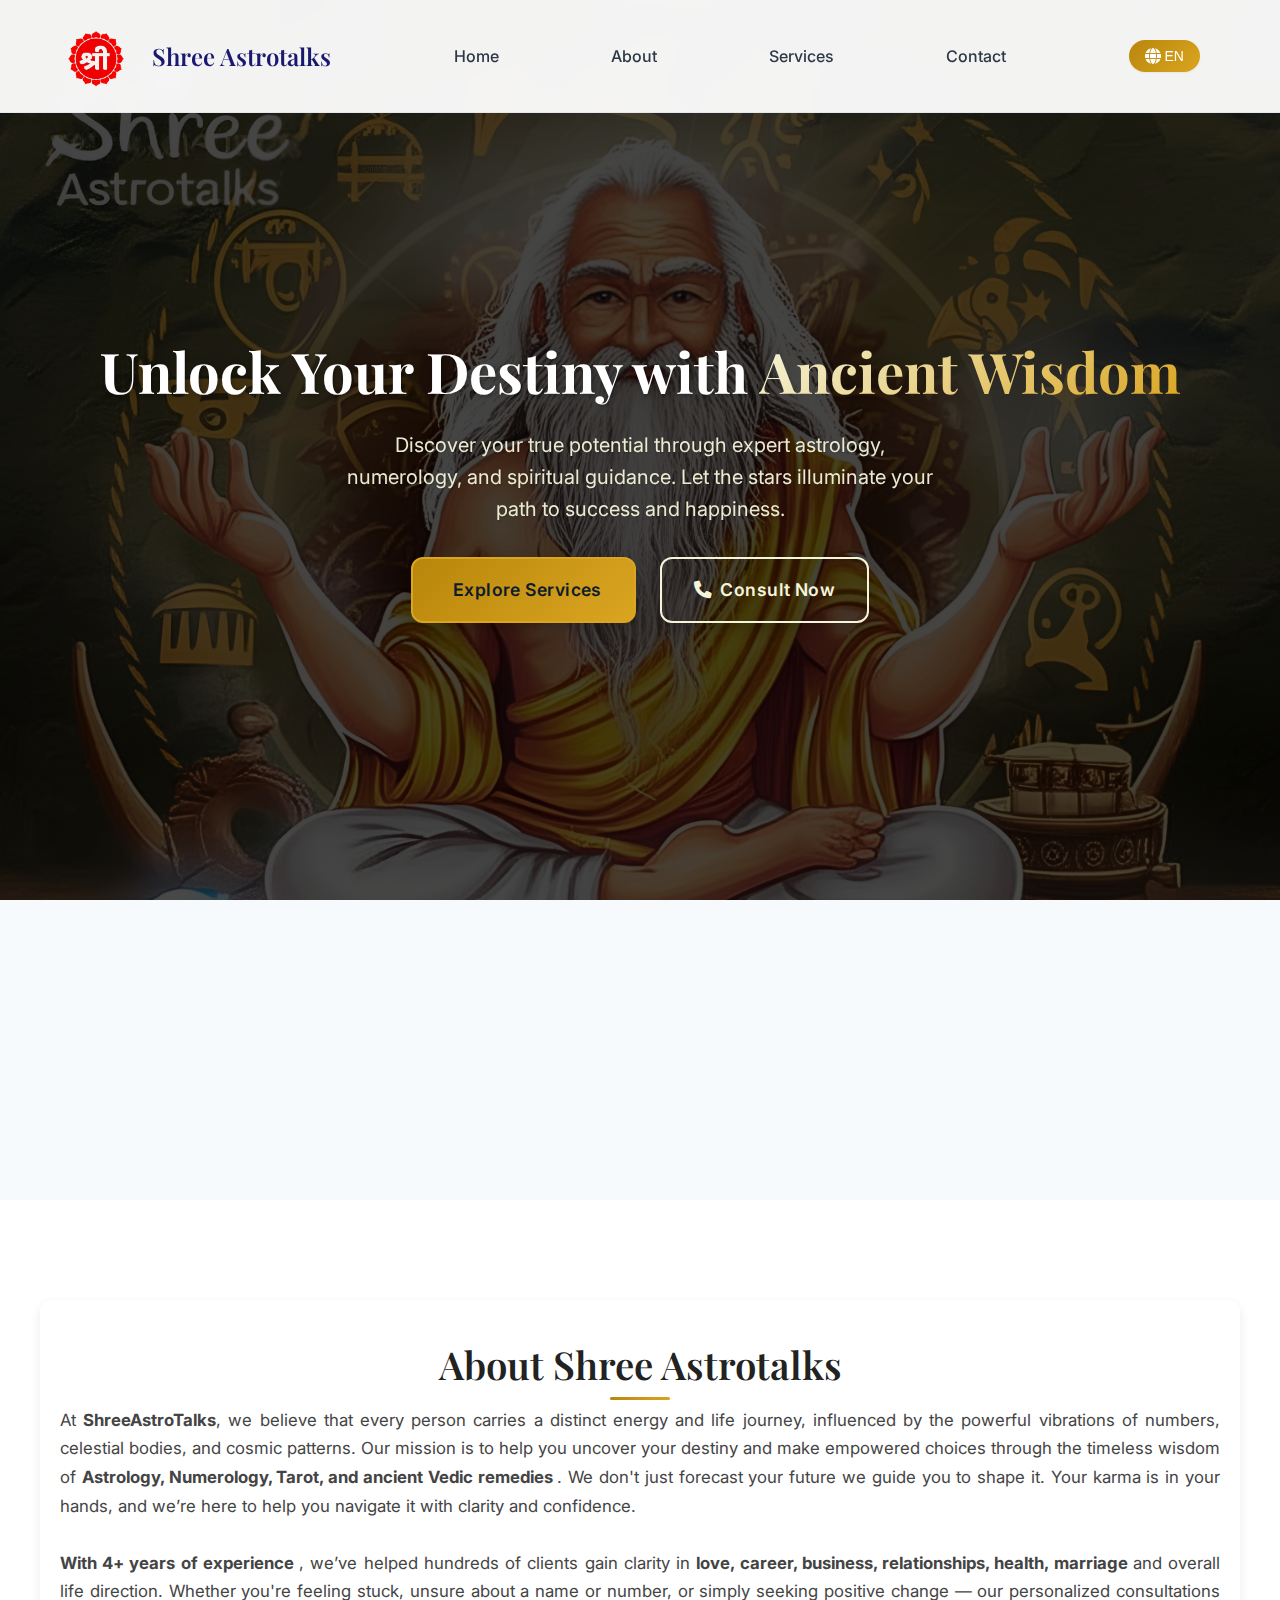
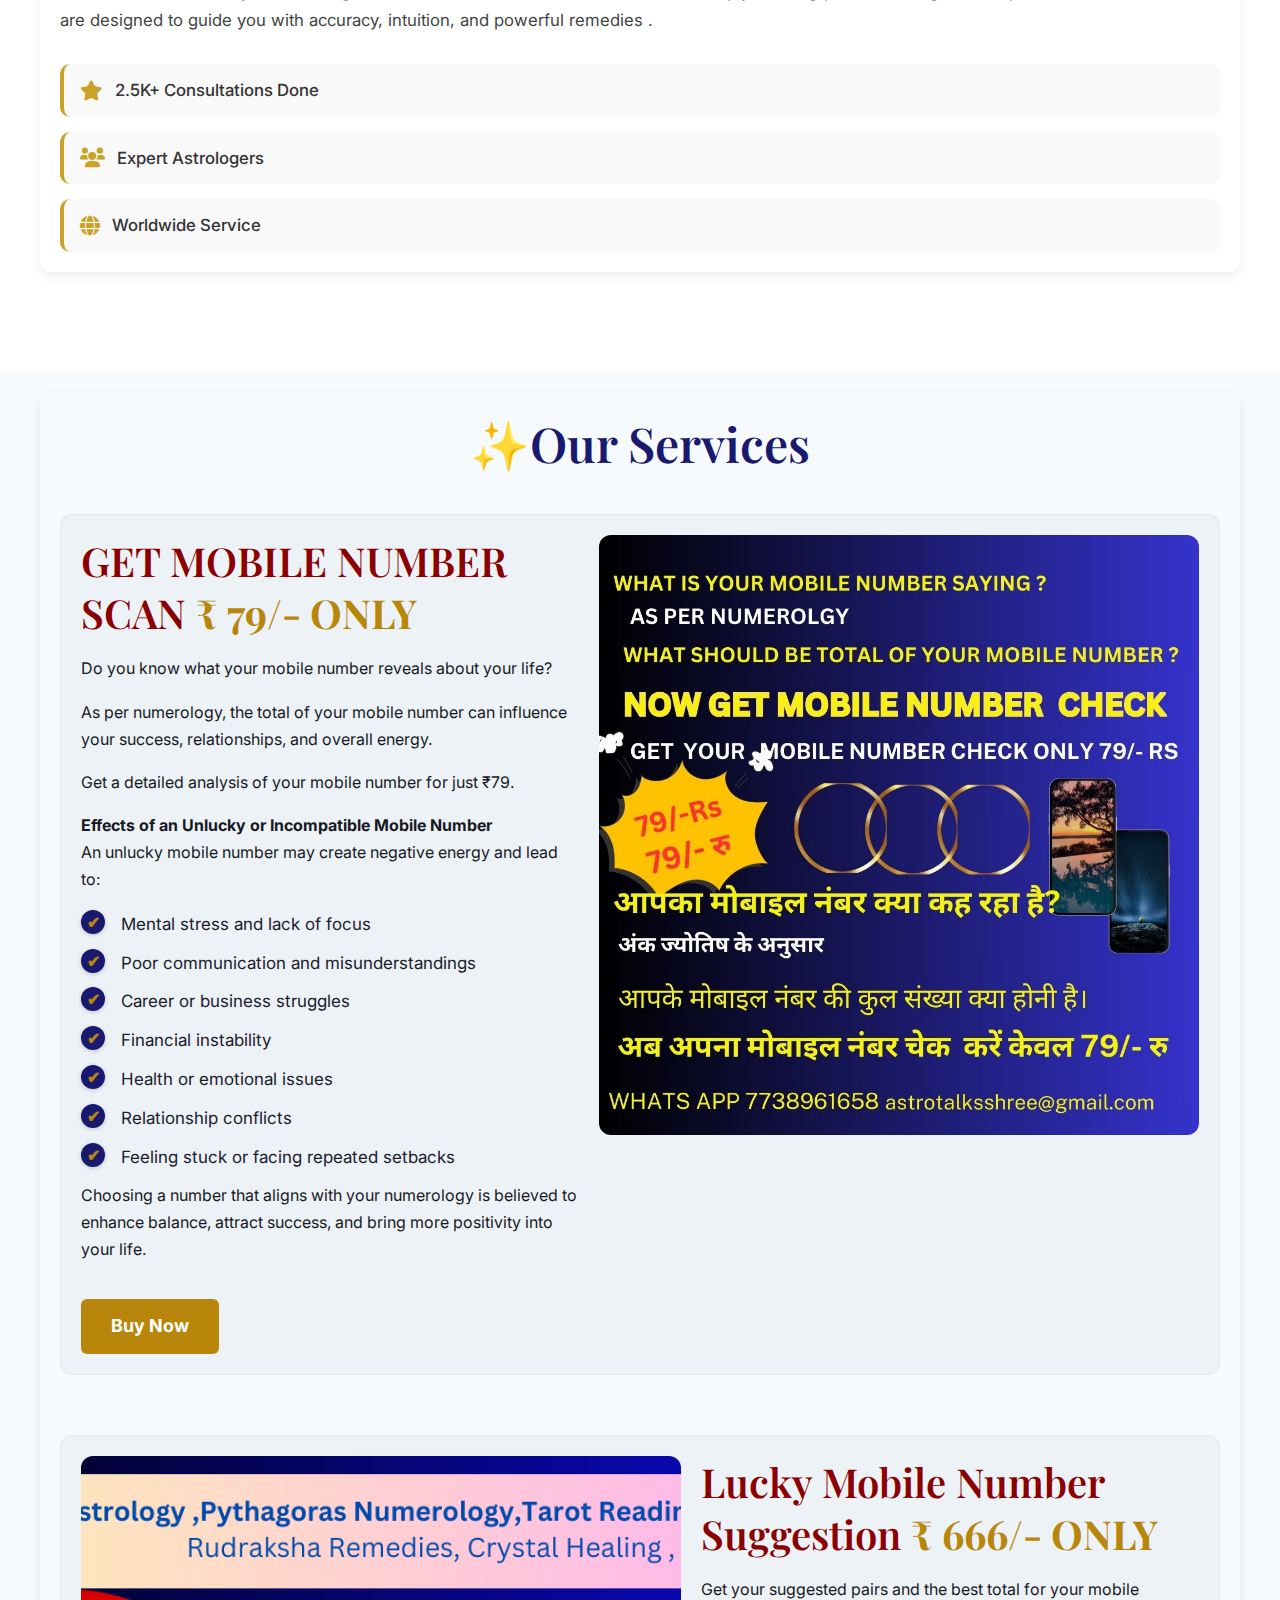
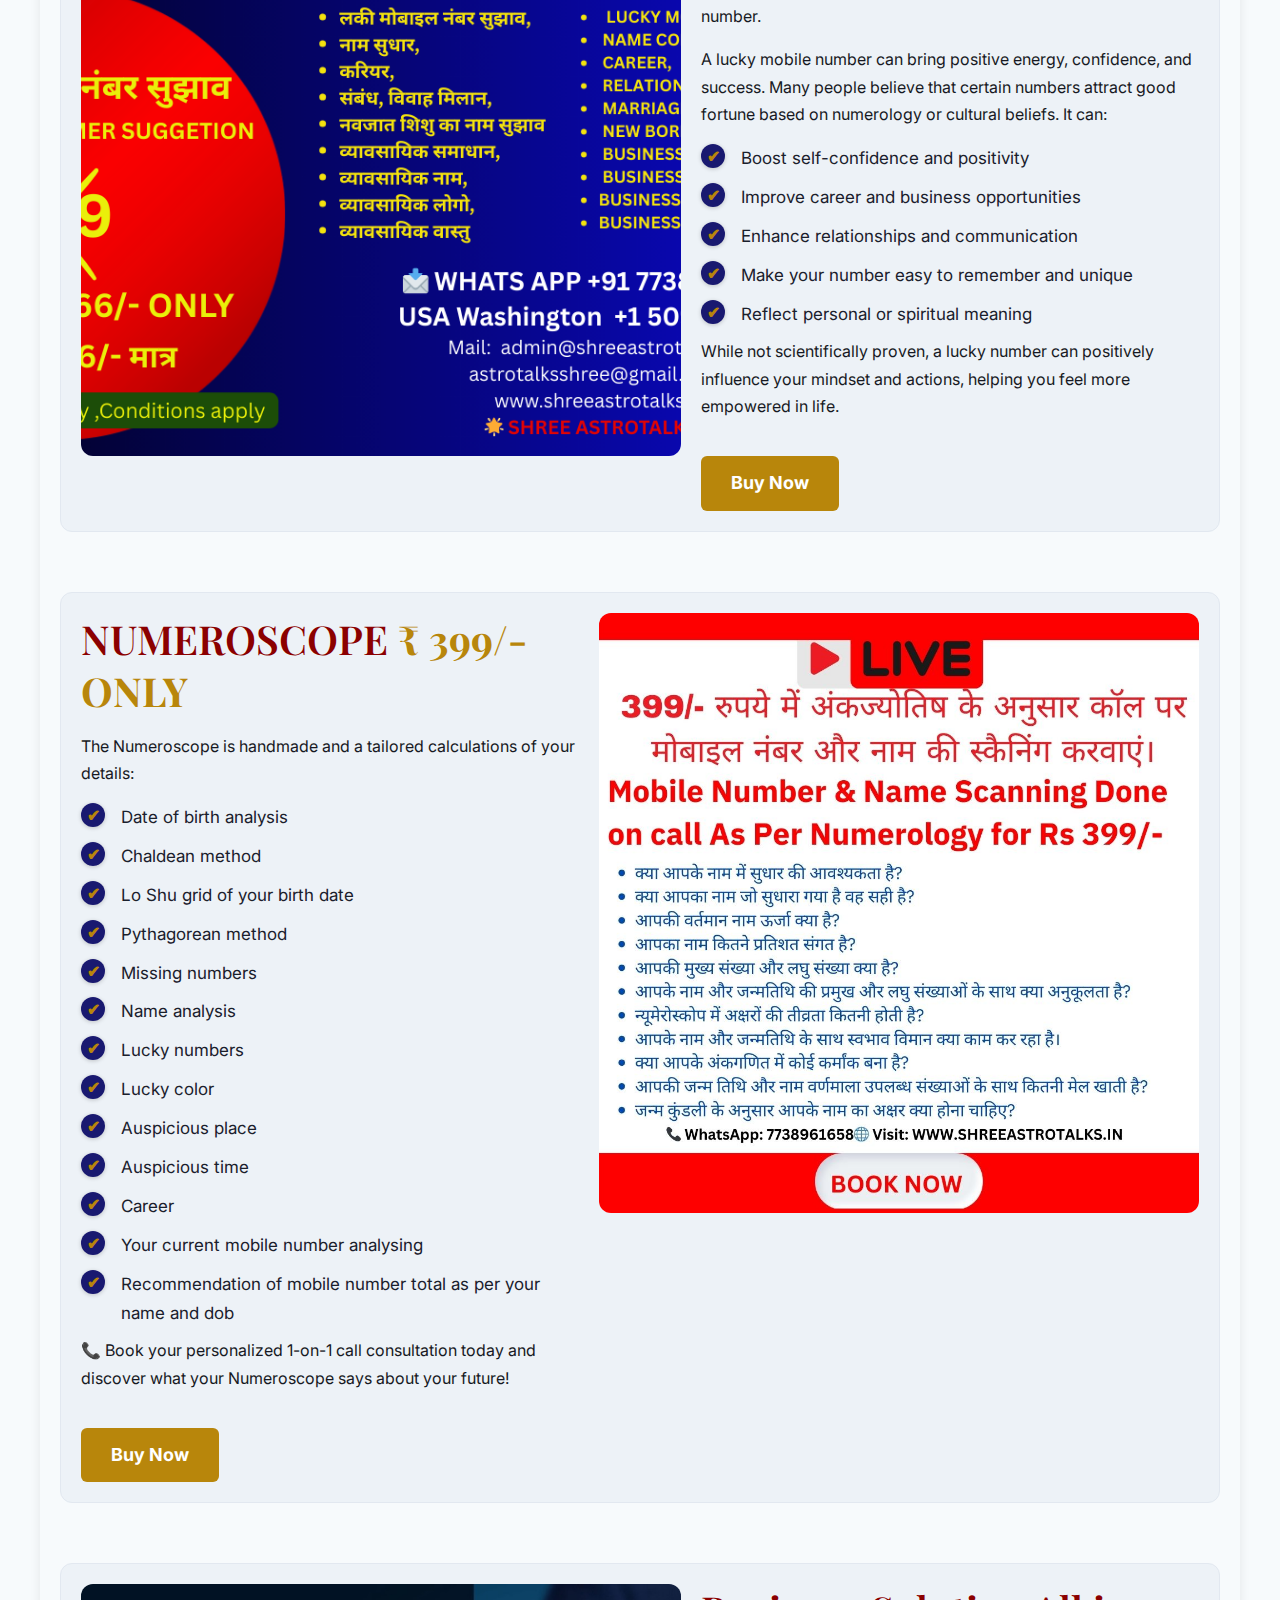
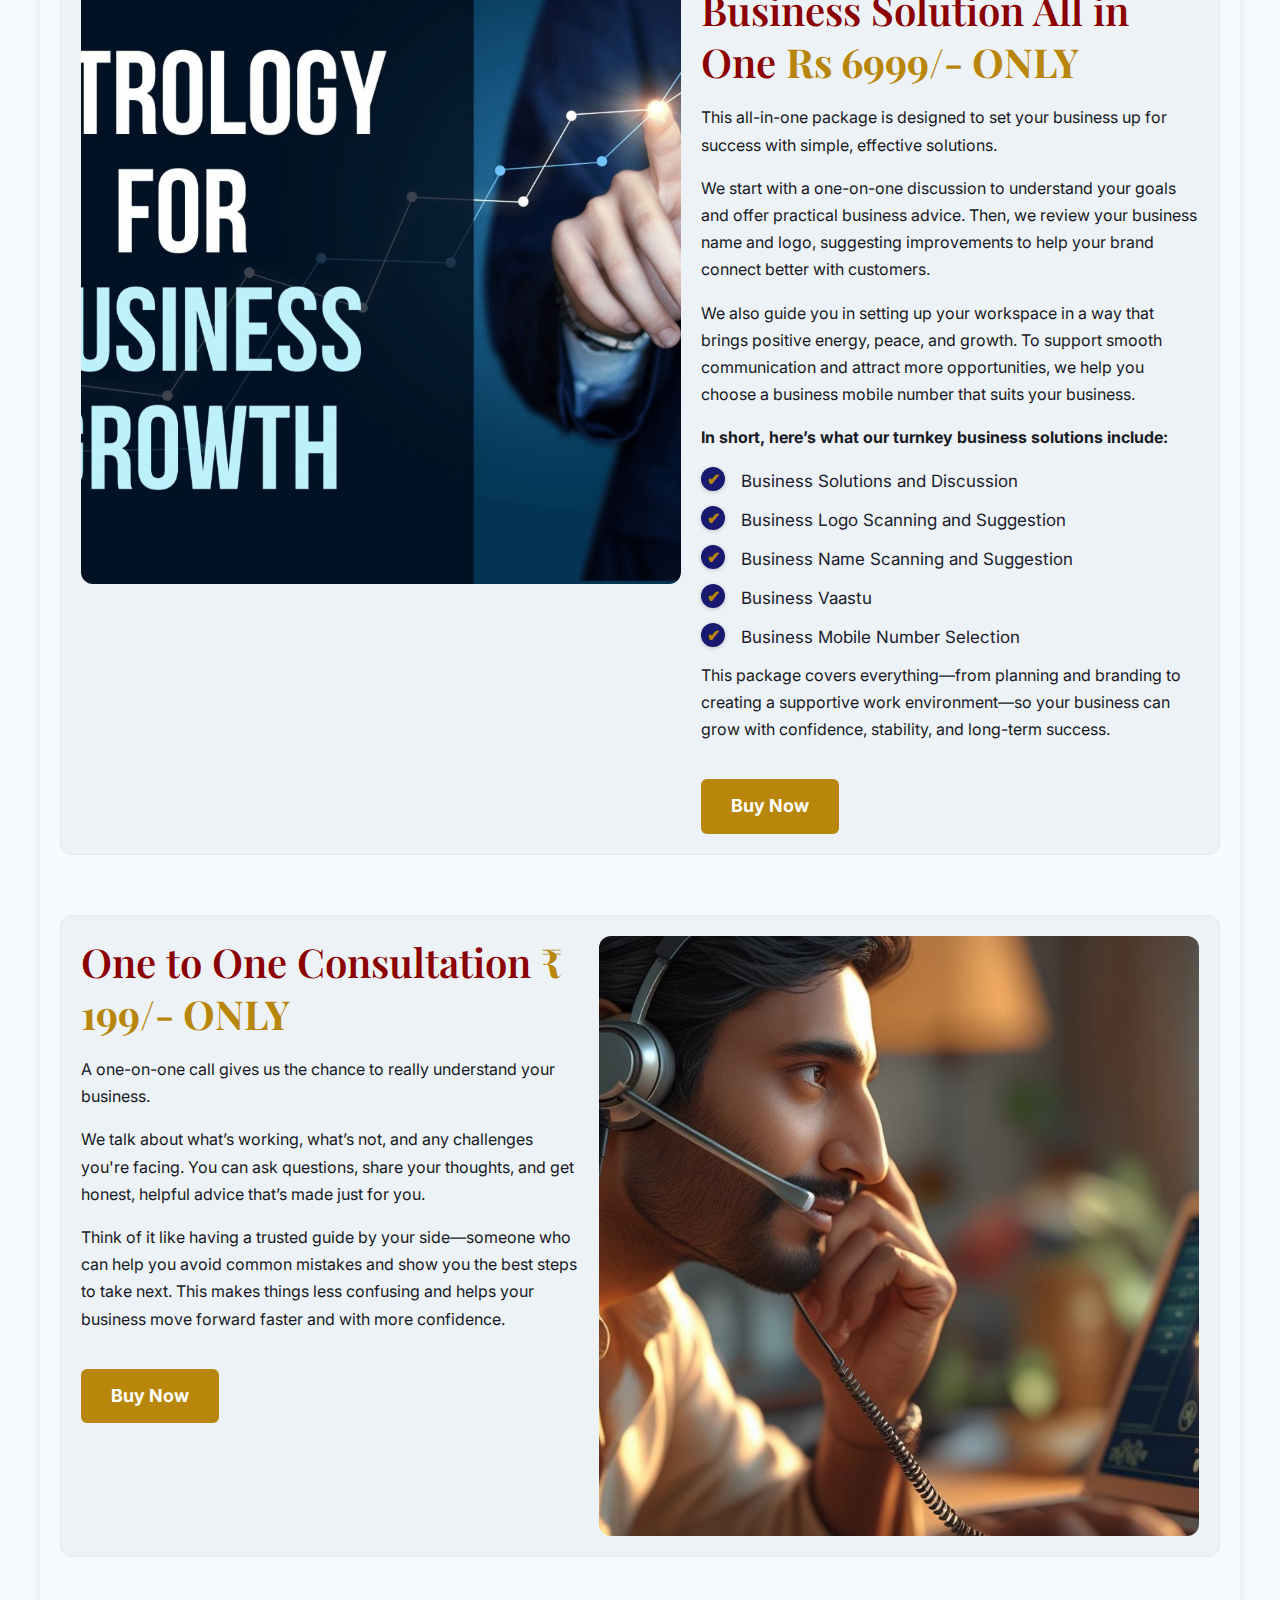
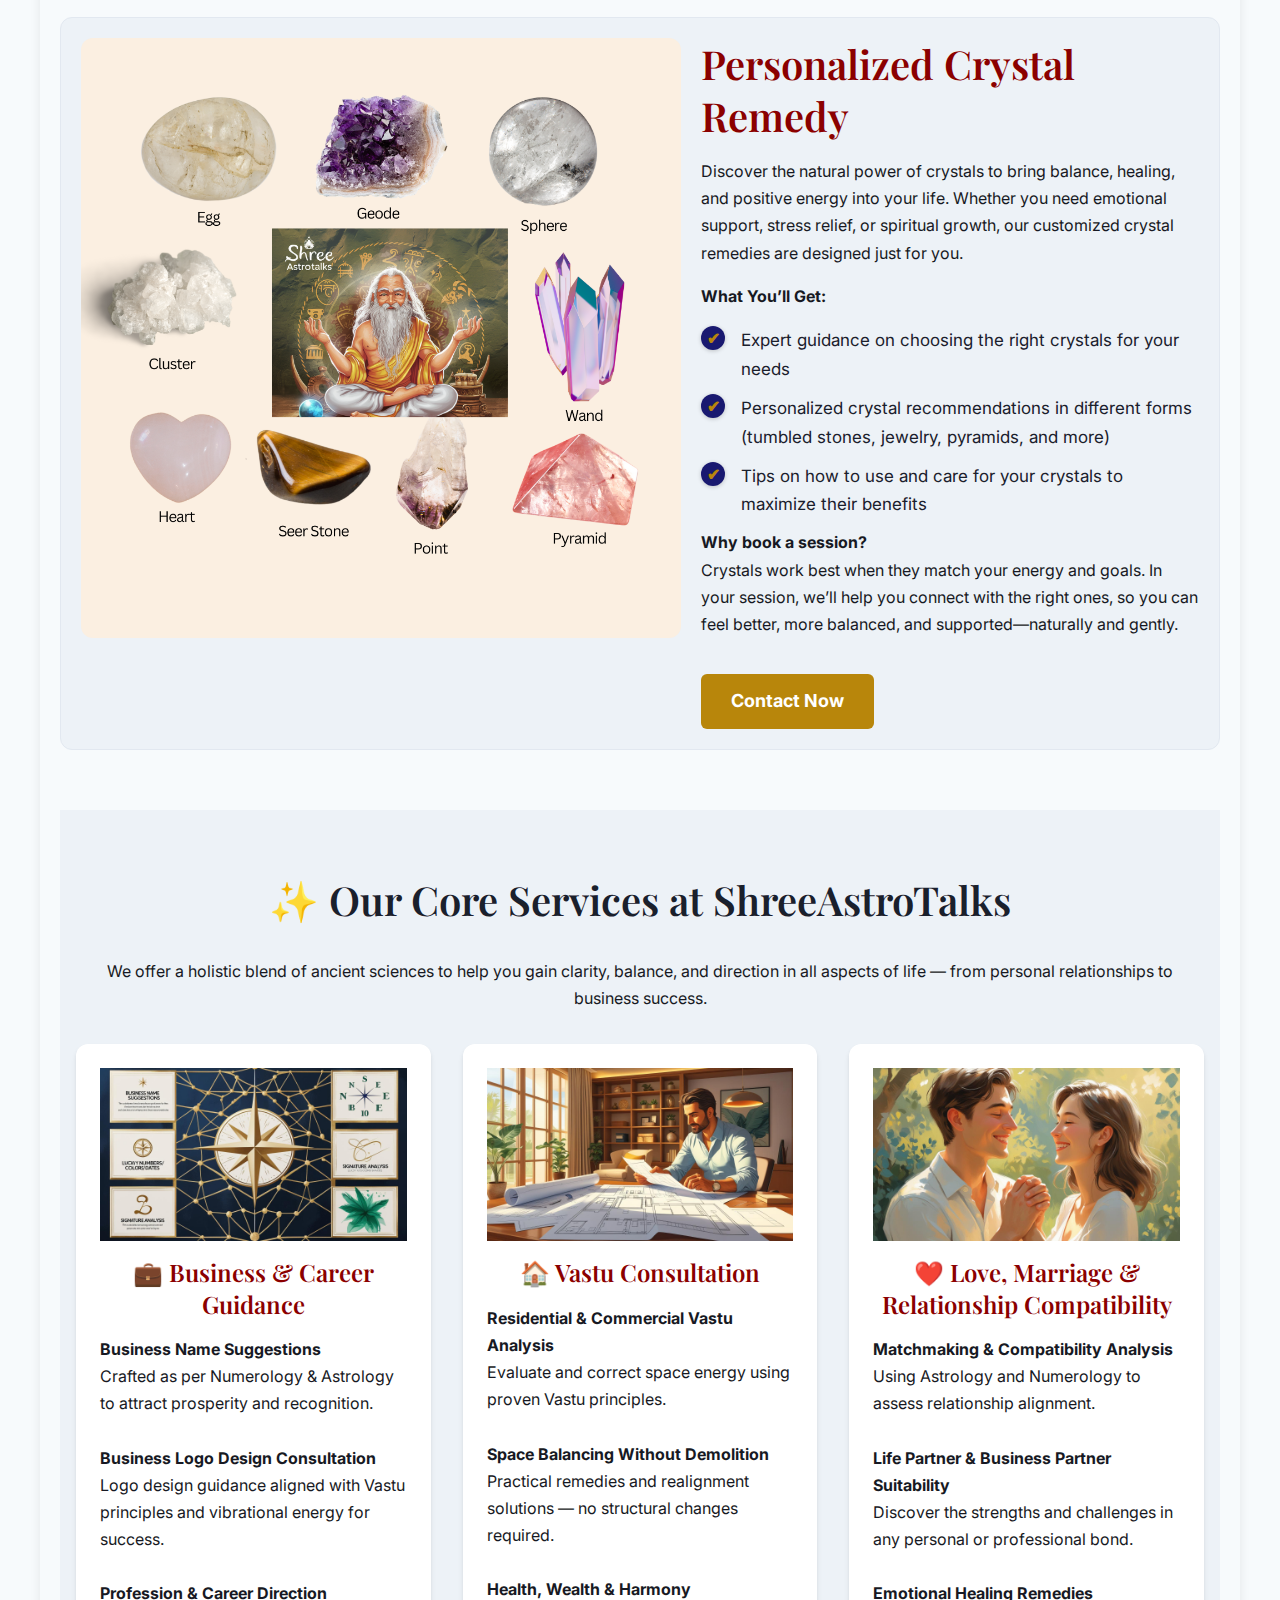
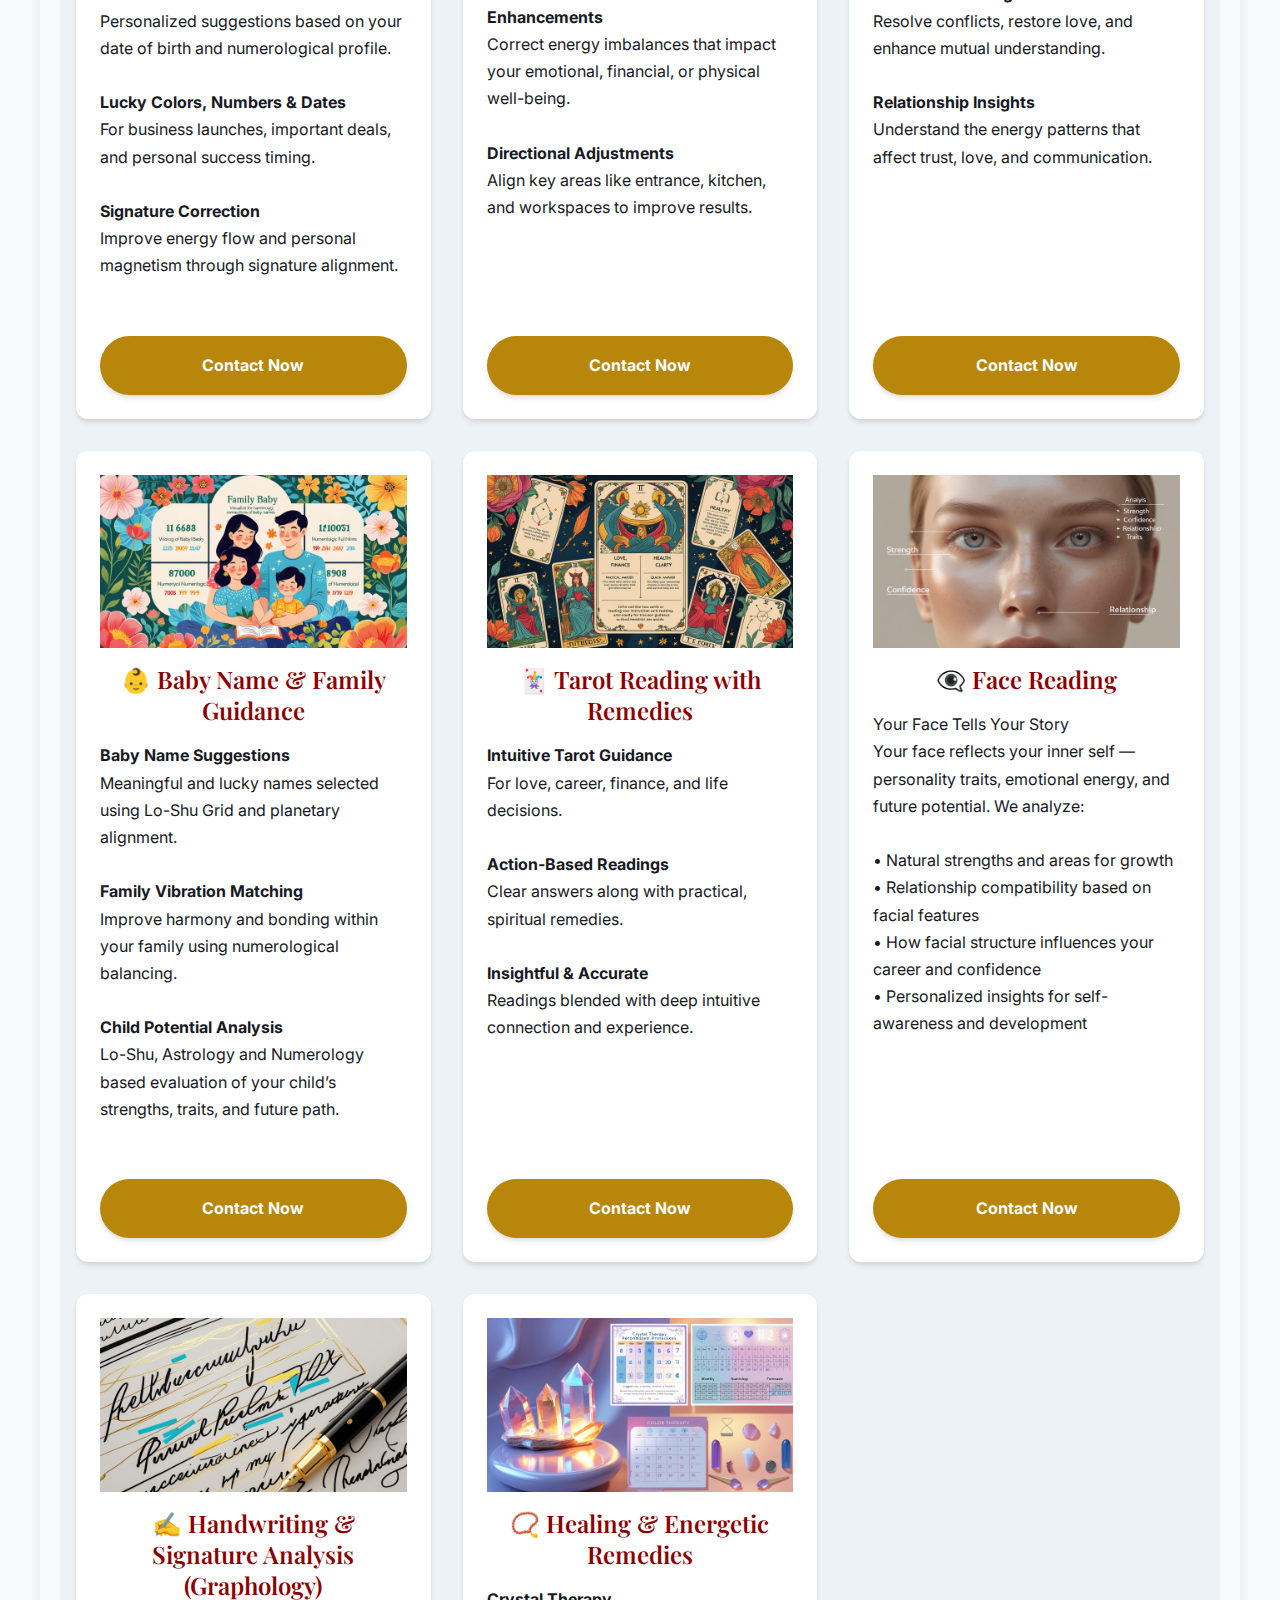
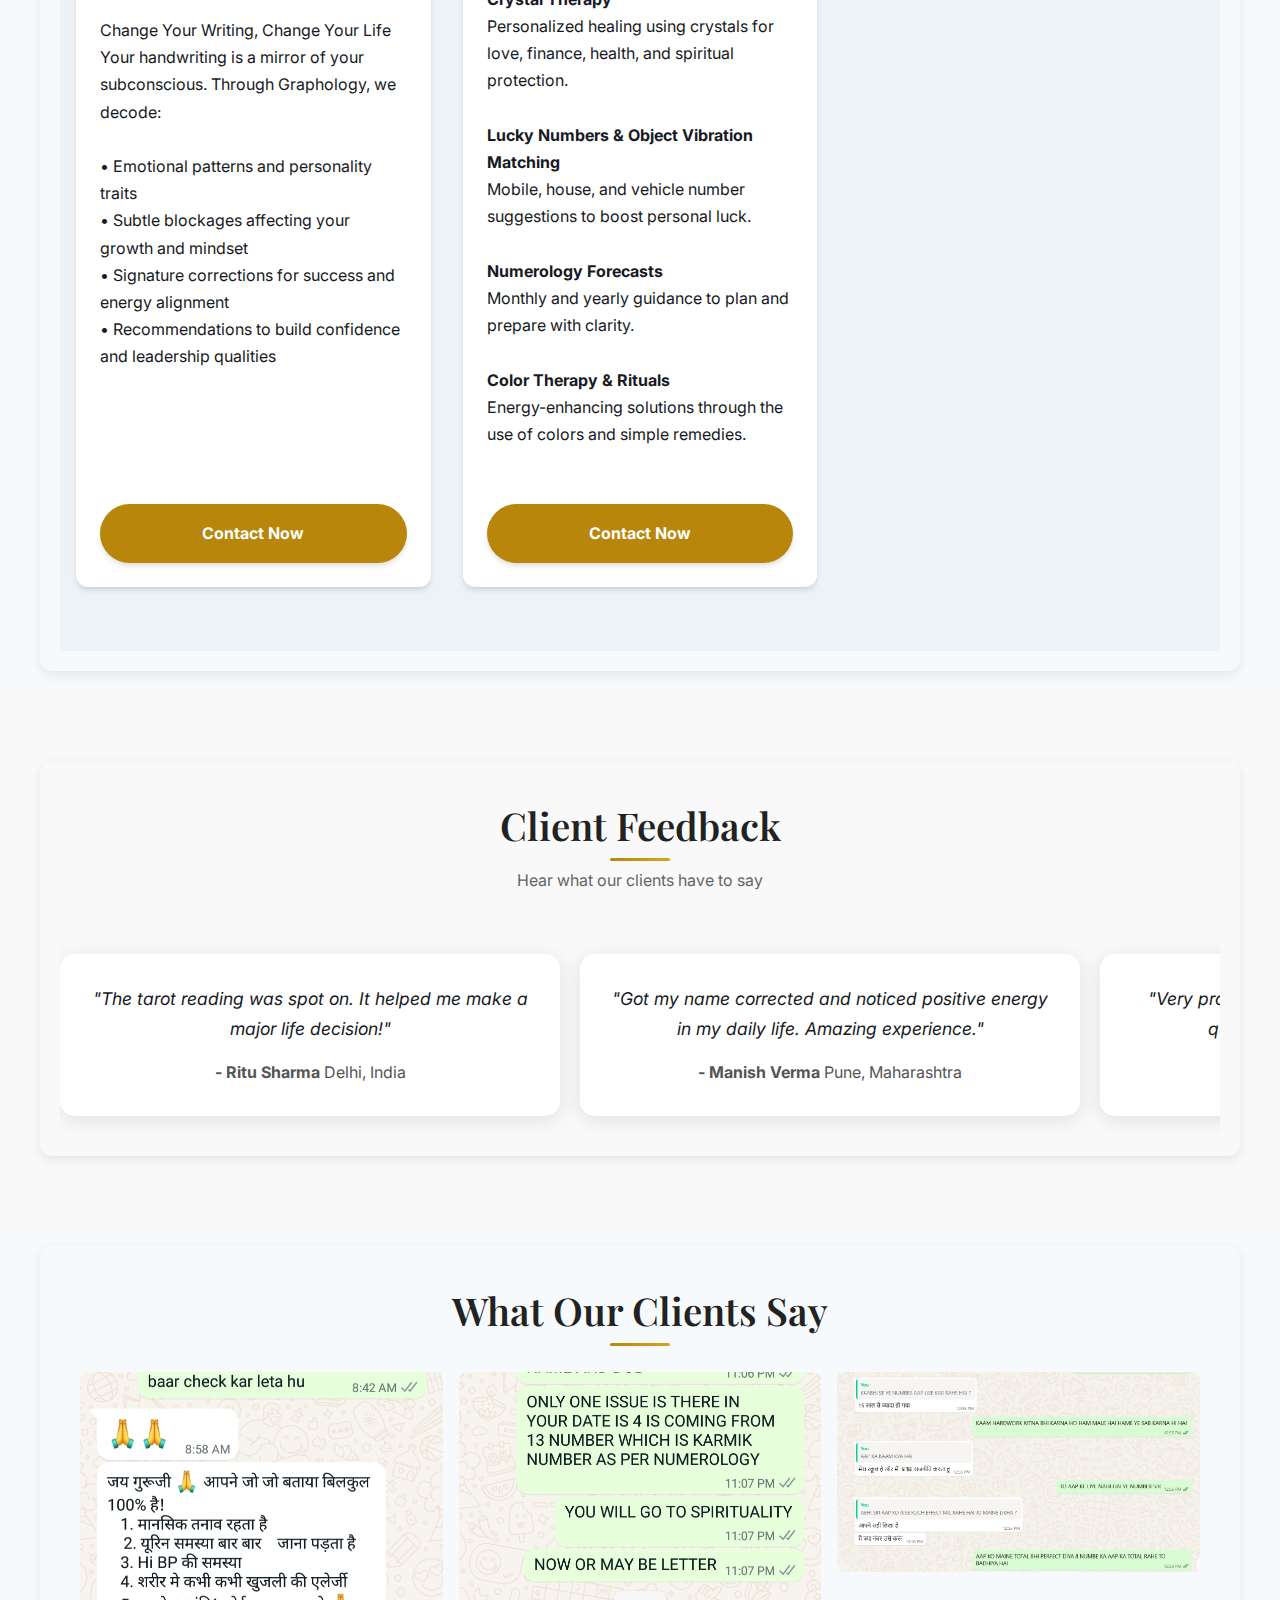
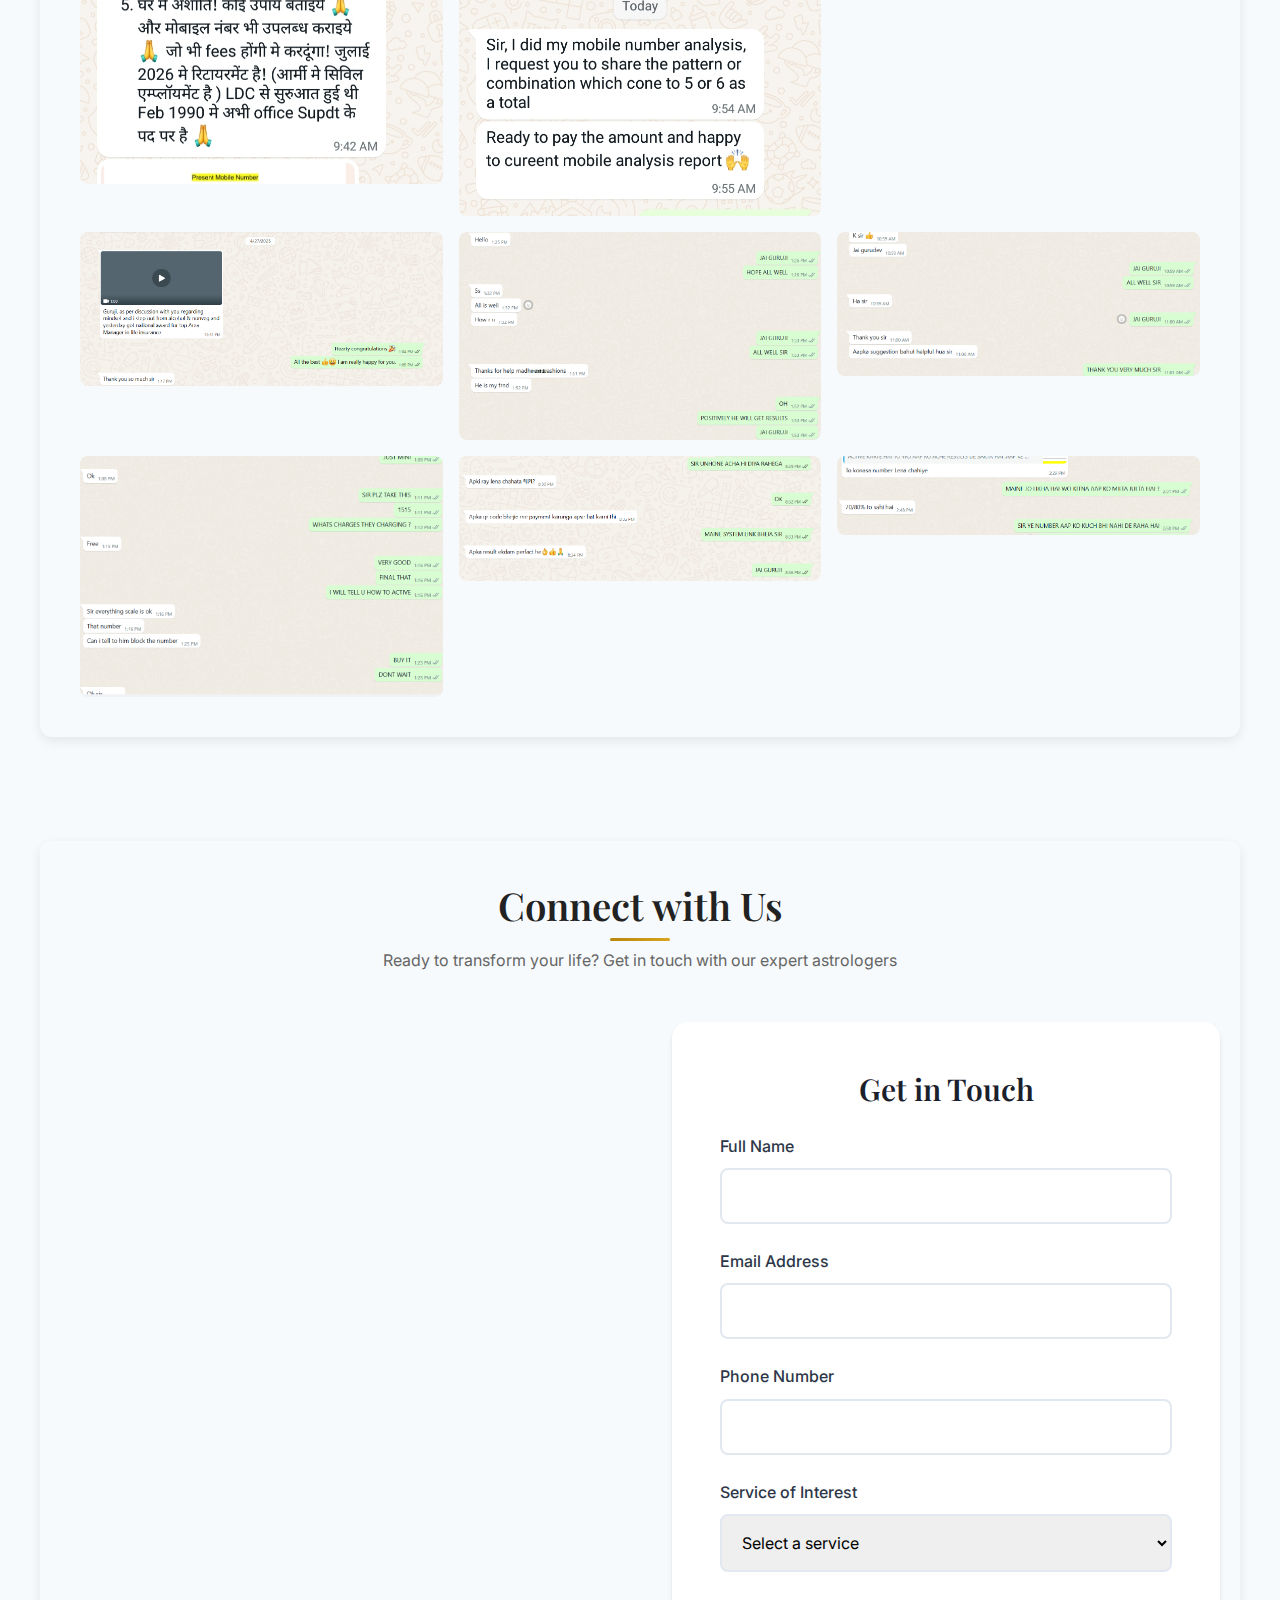
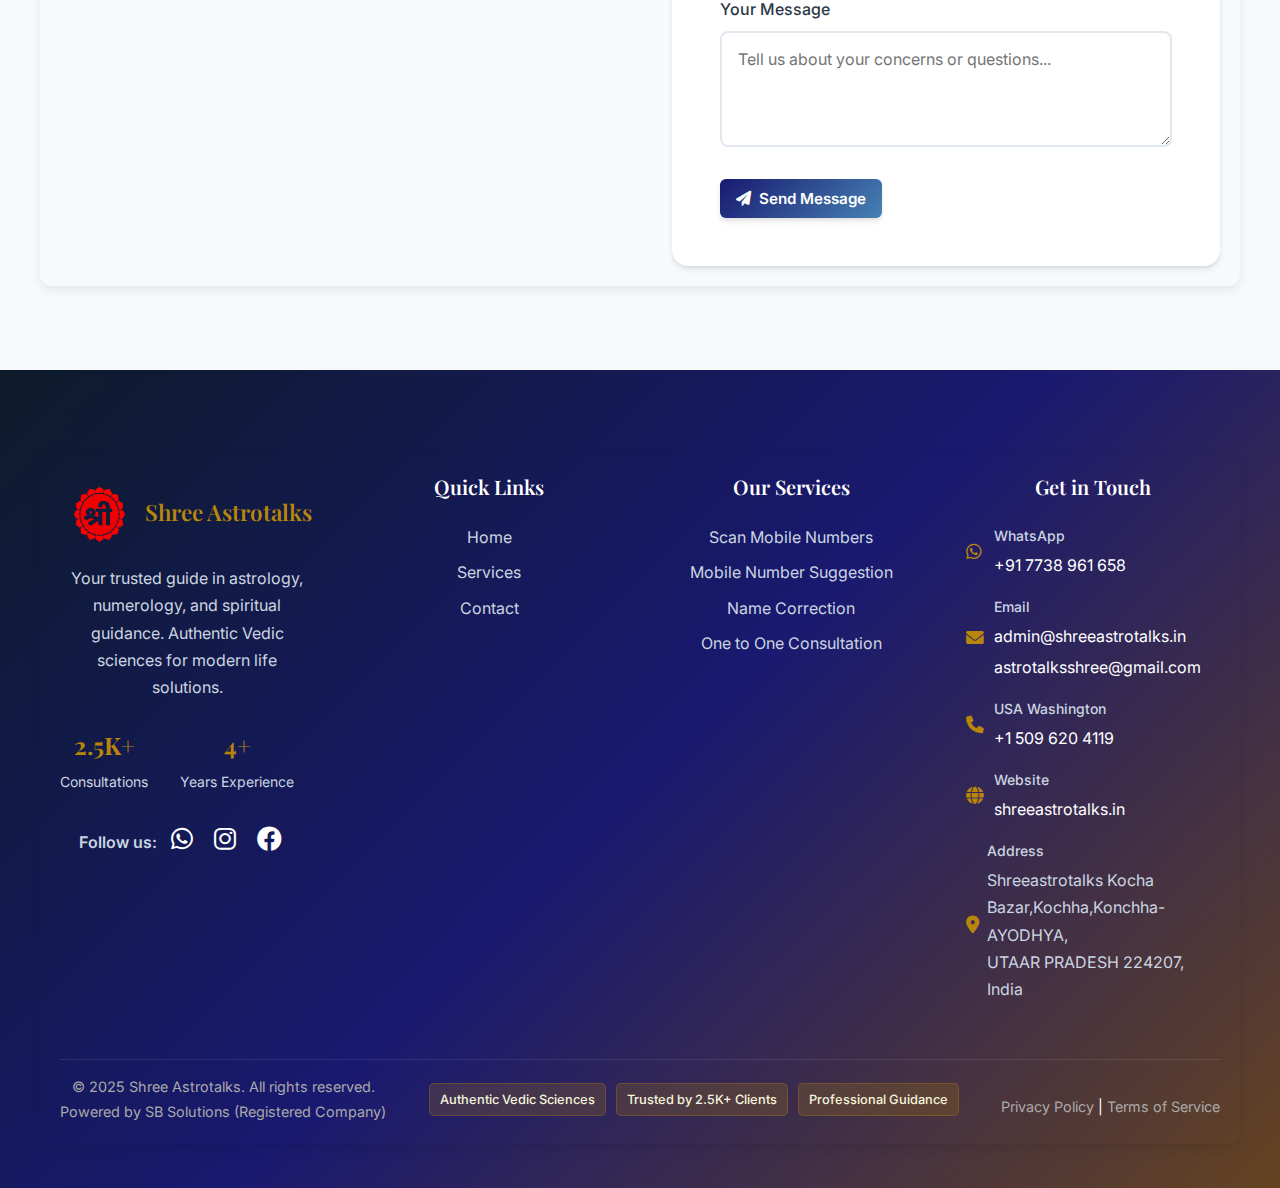
<file: index.html>
<!DOCTYPE html>
<html lang="en">

<head>
    <meta charset="UTF-8">
    <meta name="viewport" content="width=device-width, initial-scale=1.0">
    <title>Shree Astrotalks - Your Spiritual Guide</title>
    <meta name="description"
        content="Expert astrology services including numerology, tarot reading, face reading, and spiritual guidance from Shree Astrotalks">

    <!-- Google Fonts -->
    <link
        href="https://fonts.googleapis.com/css2?family=Inter:wght@300;400;500;600;700;800&family=Poppins:wght@300;400;500;600;700&family=Playfair+Display:wght@400;500;600;700&family=Cormorant+Garamond:wght@400;500;600;700&display=swap"
        rel="stylesheet">

    <!-- Font Awesome Icons -->
    <link rel="stylesheet" href="https://cdnjs.cloudflare.com/ajax/libs/font-awesome/6.0.0/css/all.min.css">

    <!-- Custom CSS -->
    <link rel="stylesheet" href="styles.css">

 <style>
        /* This internal style block is kept for variables, but all layout/alignment should be in styles.css */
        :root {
            /* Professional Color Palette - Color Theory Based */
            --primary-burgundy: #8B0000;
            --primary-gold: #B8860B;
            --primary-navy: #191970;

            /* Color Variations */
            --burgundy-light: #A0522D;
            --burgundy-dark: #654321;
            --gold-light: #DAA520;
            --gold-dark: #996515;
            --navy-light: #4682B4;
            --navy-dark: #0D1B2A;

            /* Accent Colors */
            --accent-cream: #F5F5DC;
            --accent-bronze: #CD7F32;
            --accent-silver: #C0C0C0;

            /* Neutral Colors */
            --white: #ffffff;
            --gray-50: #f7fafc;
            --gray-100: #edf2f7;
            --gray-200: #e2e8f0;
            --gray-300: #cbd5e0;
            --gray-400: #a0aec0;
            --gray-500: #718096;
            --gray-600: #4a5568;
            --gray-700: #2d3748;
            --gray-800: #1a202c;
            --gray-900: #171923;

            /* Typography */
            --font-primary: 'Inter', 'Poppins', sans-serif;
            --font-heading: 'Playfair Display', 'Georgia', serif;
            --font-accent: 'Cormorant Garamond', 'Times New Roman', serif;
        }

        /* Base body and container styles, ensuring consistency with external CSS */
        body {
            font-family: var(--font-primary);
            line-height: 1.7;
            margin: 0;
            padding: 0;
            background: var(--gray-50);
            color: var(--gray-900);
        }

        .container {
            max-width: 1200px;
            margin: 20px auto;
            padding: 20px;
            
            box-shadow: 0 4px 12px rgba(0, 0, 0, 0.08);
            border-radius: 12px;
        }

        h1 {
            text-align: center;
            color: var(--primary-navy);
            margin-bottom: 40px;
            font-family: var(--font-heading);
        }

        .service {
            display: flex;
            align-items: flex-start;
            justify-content: space-between;
            margin-bottom: 60px;
            padding: 20px;
            border: 1px solid var(--gray-200);
            border-radius: 12px;
            background: var(--gray-100);
            gap: 20px;
            flex-wrap: wrap;
        }

        .service img {
            width: 600px;
            height: 600px;
            object-fit: cover;
            border-radius: 12px;
            flex-shrink: 0;
        }

        .service-content {
            flex: 1;
            min-width: 280px;
        }

        .service h2 {
            color: var(--primary-burgundy);
            margin-top: 0;
            font-family: var(--font-heading);
        }

        .price {
            font-weight: bold;
            color: var(--primary-gold);
        }

        /* Custom bullet list (gold check in navy circle) */
        .service-content ul li {
            position: relative;
            list-style: none;
            margin-bottom: 10px;
            padding-left: 40px;
            font-size: 17px;
            color: var(--gray-800);
            text-align: left; /* Ensure list items are left-aligned */
        }

        .service-content ul li::before {
            content: "✔";
            position: absolute;
            left: 0;
            top: 0;
            color: var(--primary-gold);
            font-weight: bold;
            font-size: 16px;
            background: var(--primary-navy);
            width: 24px;
            height: 24px;
            border-radius: 50%;
            text-align: center;
            line-height: 24px;
            box-shadow: 0 1px 4px rgba(0, 0, 0, 0.2);
        }

        /* Buy button */
        .buy-btn {
            display: inline-block;
            margin-top: 20px;
            padding: 12px 30px;
            background: var(--primary-gold);
            color: var(--white);
            text-decoration: none;
            border-radius: 6px;
            font-size: 18px;
            font-weight: bold;
            transition: background 0.3s ease-in-out;
        }

        .buy-btn:hover {
            background: var(--gold-dark);
        }

        /* Alternate layout for even services */
        .service:nth-child(even) {
            flex-direction: row-reverse;
        }

        /* Responsive */
        @media (max-width: 900px) {
            .service {
                flex-direction: column !important;
                text-align: center; /* Center align the entire service block */
            }

            .service img {
                width: 100%;
                height: auto;
            }

            .service-content {
                text-align: left; /* Keep content text left-aligned within the centered block */
            }
        }
    </style>
</head>

<body>
    <!-- Navigation Header -->
    <header class="header" id="header">
        <nav class="navbar">
            <div class="nav-container">
                <!-- Logo -->
                <div class="nav-logo">
                    <div class="logo-icon">
                        <img src="./attached_assets/48899325.png" alt="Shree Logo" class="logo-img">
                    </div>
                    <span class="logo-text">Shree Astrotalks</span>
                </div>

                <!-- Navigation Menu -->
                <ul class="nav-menu" id="nav-menu">
                    <li class="nav-item">
                        <a href="#home" class="nav-link" data-translate="nav-home">Home</a>
                    </li>
                    <li class="nav-item">
                        <a href="#about" class="nav-link" data-translate="nav-about">About</a>
                    </li>
                    <li class="nav-item">
                        <a href="#services" class="nav-link" data-translate="nav-services">Services</a>
                    </li>
                    <!-- <li class="nav-item">
                        <a href="#offers" class="nav-link" data-translate="nav-offers">Offers</a>
                    </li> -->
                    <li class="nav-item">
                        <a href="#contact" class="nav-link" data-translate="nav-contact">Contact</a>
                    </li>
                </ul>

                <!-- Language Toggle -->
                <div class="language-toggle">
                    <button id="lang-toggle" class="lang-btn">
                        <i class="fas fa-globe"></i>
                        <span id="current-lang">EN</span>
                    </button>
                </div>

                <!-- Mobile Menu Toggle -->
                <div class="nav-toggle" id="nav-toggle">
                    <span class="bar"></span>
                    <span class="bar"></span>
                    <span class="bar"></span>
                </div>
            </div>
        </nav>
    </header>

    <!-- Hero Section -->
    <section class="hero" id="home"
        style="position: relative; background-image: url('./attached_assets/image05.jpeg'); background-size: cover; background-position: center; background-repeat: no-repeat;  padding: 120px 20px 60px;">
        <!-- Black overlay -->
        <div
            style="position: absolute; top: 0; left: 0; width: 100%; height: 100%; background-color: rgba(0, 0, 0, 0.4); z-index: 1;">
        </div>

        <!-- Content wrapper -->
        <div class="hero-container" style="position: relative; z-index: 2;">
            <div class="hero-content">
                <h1 class="hero-title">
                    <span data-translate="hero-title-1">Unlock Your Destiny with</span>
                    <span class="highlight" data-translate="hero-title-2">Ancient Wisdom</span>
                </h1>
                <p class="hero-subtitle" data-translate="hero-subtitle">
                    Discover your true potential through expert astrology, numerology, and spiritual guidance.
                    Let the stars illuminate your path to success and happiness.
                </p>
                <div class="hero-buttons">
                    <a href="#services" class="btn btn-primary">
                        <i class="fas fa-crystal-ball"></i>
                        <span data-translate="hero-btn-1">Explore Services</span>
                    </a>
                    <a href="#contact" class="btn btn-secondary">
                        <i class="fas fa-phone"></i>
                        <span data-translate="hero-btn-2">Consult Now</span>
                    </a>
                </div>
            </div>
        </div>
    </section>


    <!-- About Section -->
    <section class="about" id="about">
        <div class="container">
            <div class="about-content">
                <div class="about-text">
                    <h2 class="section-title" data-translate="about-title">About Shree Astrotalks</h2>
                    <p class="about-description" data-translate="about-description">
                        At ShreeAstroTalks, we believe that every person carries a distinct energy and life journey, influenced by the powerful vibrations of numbers, celestial bodies, and cosmic patterns. 
Our mission is to help you uncover your destiny and make empowered choices through the timeless wisdom of Astrology, Numerology, Tarot, and ancient Vedic remedies. We don't just forecast your future we guide you to shape it. Your karma is in your hands, and we’re here to help you navigate it with clarity and confidence.
                    </br>bWith 4+ years of experience, we’ve helped hundreds of clients gain clarity in love, career, business, relationships, health, marriage and overall life direction. Whether you're feeling stuck, unsure about a name or number, or simply seeking positive change — our personalized consultations are designed to guide you with accuracy, intuition, and powerful remedies
                      </p>
                    <div class="about-features">
                        <div class="feature-item">
                            <i class="fas fa-star"></i>
                            <span data-translate="about-feature-1">2.5K+ Consultations Done</span>
                        </div>
                        <div class="feature-item">
                            <i class="fas fa-users"></i>
                            <span data-translate="about-feature-2">Expert Astrologers</span>
                        </div>
                        <div class="feature-item">
                            <i class="fas fa-globe"></i>
                            <span data-translate="about-feature-3">Worldwide Service</span>
                        </div>
                    </div>
                </div>

            </div>
        </div>
    </section>

<div class="container">
    <h1 data-translate="services-page-title">✨Our Services</h1>

    <!-- 1 -->
    <div class="service">
        <img src="attached_assets/image01.jpg" alt="Mobile Number Scan">
        <div class="service-content">
            <h2 data-translate="service-1-heading">GET MOBILE NUMBER SCAN <span class="price">₹ 79/- ONLY</span></h2>
            <p data-translate="service-1-p1">Do you know what your mobile number reveals about your life?</p>
            <p data-translate="service-1-p2">As per numerology, the total of your mobile number can influence your success, relationships, and
                overall energy.</p>
            <p data-translate="service-1-p3">Get a detailed analysis of your mobile number for just ₹79.</p>
            <p><strong data-translate="service-1-strong">Effects of an Unlucky or Incompatible Mobile Number</strong><br>
                <span data-translate="service-1-p4">An unlucky mobile number may create negative energy and lead to:</span></p>
            <ul>
                <li data-translate="service-1-li1">Mental stress and lack of focus</li>
                <li data-translate="service-1-li2">Poor communication and misunderstandings</li>
                <li data-translate="service-1-li3">Career or business struggles</li>
                <li data-translate="service-1-li4">Financial instability</li>
                <li data-translate="service-1-li5">Health or emotional issues</li>
                <li data-translate="service-1-li6">Relationship conflicts</li>
                <li data-translate="service-1-li7">Feeling stuck or facing repeated setbacks</li>
            </ul>
            <p data-translate="service-1-p5">Choosing a number that aligns with your numerology is believed to enhance balance, attract success,
                and bring more positivity into your life.</p>
            <a href="https://superprofile.bio/vp/670c18d9d993b30013555b0d"
                class="buy-btn" data-translate="buy-now-btn">Buy Now</a>
        </div>
    </div>

    <!-- 2 -->
    <div class="service">
        <img src="attached_assets/image02.png" alt="Lucky Number Suggestion">
        <div class="service-content">
            <h2 data-translate="service-2-heading">Lucky Mobile Number Suggestion <span class="price">₹ 666/- ONLY</span></h2>
            <p data-translate="service-2-p1">Get your suggested pairs and the best total for your mobile number.</p>
            <p data-translate="service-2-p2">A lucky mobile number can bring positive energy, confidence, and success. Many people believe that
                certain numbers attract good fortune based on numerology or cultural beliefs. It can:</p>
            <ul>
                <li data-translate="service-2-li1">Boost self-confidence and positivity</li>
                <li data-translate="service-2-li2">Improve career and business opportunities</li>
                <li data-translate="service-2-li3">Enhance relationships and communication</li>
                <li data-translate="service-2-li4">Make your number easy to remember and unique</li>
                <li data-translate="service-2-li5">Reflect personal or spiritual meaning</li>
            </ul>
            <p data-translate="service-2-p3">While not scientifically proven, a lucky number can positively influence your mindset and actions,
                helping you feel more empowered in life.</p>
            <a href="https://superprofile.bio/vp/x1_sSJXT"
                class="buy-btn" data-translate="buy-now-btn">Buy Now</a>
        </div>
    </div>

    <!-- 3 -->
    <div class="service">
        <img src="attached_assets/image03.jpg" alt="Numeroscope">
        <div class="service-content">
            <h2 data-translate="service-3-heading">NUMEROSCOPE <span class="price">₹ 399/- ONLY</span></h2>
            <p data-translate="service-3-p1">The Numeroscope is handmade and a tailored calculations of your details:</p>
            <ul>
                <li data-translate="service-3-li1">Date of birth analysis</li>
                <li data-translate="service-3-li2">Chaldean method</li>
                <li data-translate="service-3-li3">Lo Shu grid of your birth date</li>
                <li data-translate="service-3-li4">Pythagorean method</li>
                <li data-translate="service-3-li5">Missing numbers</li>
                <li data-translate="service-3-li6">Name analysis</li>
                <li data-translate="service-3-li7">Lucky numbers</li>
                <li data-translate="service-3-li8">Lucky color</li>
                <li data-translate="service-3-li9">Auspicious place</li>
                <li data-translate="service-3-li10">Auspicious time</li>
                <li data-translate="service-3-li11">Career</li>
                <li data-translate="service-3-li12">Your current mobile number analysing</li>
                <li data-translate="service-3-li13">Recommendation of mobile number total as per your name and dob</li>
            </ul>
            <p data-translate="service-3-p2">📞 Book your personalized 1-on-1 call consultation today and discover what your Numeroscope says
                about your future!</p>
            <a href="https://superprofile.bio/vp/66cfa4430b9337001372b30b" class="buy-btn" data-translate="buy-now-btn">Buy Now</a>
        </div>
    </div>

    <!-- 4 (Now using checkmarks, not numbers) -->
    <div class="service">
        <img src="attached_assets/img20.jpeg" alt="Business Solution">
        <div class="service-content">
            <h2 data-translate="service-4-heading">Business Solution All in One <span class="price">₹ 6999/- ONLY</span></h2>
            <p data-translate="service-4-p1">This all-in-one package is designed to set your business up for success with simple, effective
                solutions.</p>
            <p data-translate="service-4-p2">We start with a one-on-one discussion to understand your goals and offer practical business advice.
                Then, we review your business name and logo, suggesting improvements to help your brand connect
                better with customers.</p>
            <p data-translate="service-4-p3">We also guide you in setting up your workspace in a way that brings positive energy, peace, and
                growth. To support smooth communication and attract more opportunities, we help you choose a
                business mobile number that suits your business.</p>
            <p><strong data-translate="service-4-strong">In short, here’s what our turnkey business solutions include:</strong></p>
            <ul>
                <li data-translate="service-4-li1">Business Solutions and Discussion</li>
                <li data-translate="service-4-li2">Business Logo Scanning and Suggestion</li>
                <li data-translate="service-4-li3">Business Name Scanning and Suggestion</li>
                <li data-translate="service-4-li4">Business Vaastu</li>
                <li data-translate="service-4-li5">Business Mobile Number Selection</li>
            </ul>
            <p data-translate="service-4-p4">This package covers everything—from planning and branding to creating a supportive work
                environment—so your business can grow with confidence, stability, and long-term success.</p>
            <a href="https://superprofile.bio/bookings/shreeastrotalks5?sessionId=6762a3fa3097d900130d2885" class="buy-btn" data-translate="buy-now-btn">Buy
                Now</a>
        </div>
    </div>

    <!-- 5 -->
    <div class="service">
        <img src="attached_assets/image04.jpeg" alt="One to One Consultation">
        <div class="service-content">
            <h2 data-translate="service-5-heading">One to One Consultation <span class="price">₹ 199/- ONLY</span></h2>
            <p data-translate="service-5-p1">A one-on-one call gives us the chance to really understand your business.</p>
            <p data-translate="service-5-p2">We talk about what’s working, what’s not, and any challenges you're facing. You can ask questions,
                share your thoughts, and get honest, helpful advice that’s made just for you.</p>
            <p data-translate="service-5-p3">Think of it like having a trusted guide by your side—someone who can help you avoid common mistakes
                and show you the best steps to take next. This makes things less confusing and helps your business
                move forward faster and with more confidence.</p>
            <a href="https://superprofile.bio/bookings/shreeastrotalks5?sessionId=684eccb433955f0013045128" class="buy-btn" data-translate="buy-now-btn">Buy
                Now</a>
        </div>
    </div>

    <!-- 6 -->
    <div class="service">
        <img src="attached_assets/image17.png" alt="Personalized Crystal Remedy">
        <div class="service-content">
            <h2 data-translate="service-6-heading">Personalized Crystal Remedy</h2>
            <p data-translate="service-6-p1">Discover the natural power of crystals to bring balance, healing, and positive energy into your life.
                Whether you need emotional support, stress relief, or spiritual growth, our customized crystal
                remedies are designed just for you.</p>
            <p><strong data-translate="service-6-strong">What You’ll Get:</strong></p>
            <ul>
                <li data-translate="service-6-li1">Expert guidance on choosing the right crystals for your needs</li>
                <li data-translate="service-6-li2">Personalized crystal recommendations in different forms (tumbled stones, jewelry, pyramids, and
                    more)</li>
                <li data-translate="service-6-li3">Tips on how to use and care for your crystals to maximize their benefits</li>
            </ul>
            <p><strong data-translate="service-6-strong2">Why book a session?</strong><br>
                <span data-translate="service-6-p2">Crystals work best when they match your energy and goals. In your session, we’ll help you connect
                with the right ones, so you can feel better, more balanced, and supported—naturally and gently.</span></p>
            <a href="https://wa.me/917738961658?text=I%20want%20Personalized%20Crystal%20Remedy" class="buy-btn" data-translate="contact-now-btn">Contact Now</a>
        </div>
    </div>


    <section class="core-services">
        <div class="container">
           <center><h2 data-translate="core-services-heading">✨ Our Core Services at ShreeAstroTalks</h2>
            <p data-translate="core-services-p">
                We offer a holistic blend of ancient sciences to help you gain clarity, balance, and direction in
                all aspects of life — from personal relationships to business success.
            </p></center> 

            <div class="cards">

                <!-- Business & Career -->
                <div class="card">
                    <img src="attached_assets/img19.jpg"
                        alt="Business & Career Guidance">
                    <div>
                        <h3 data-translate="core-service-1-title">💼 Business & Career Guidance
                        </h3>
                        <p>
                            <span data-translate="core-service-1-li1"><b>Business Name Suggestions</b><br>Crafted as per Numerology & Astrology to attract prosperity and recognition.<br><br></span>
                            <span data-translate="core-service-1-li2"><b>Business Logo Design Consultation</b><br>Logo design guidance aligned with Vastu principles and vibrational energy for success.<br><br></span>
                            <span data-translate="core-service-1-li3"><b>Profession & Career Direction</b><br>Personalized suggestions based on your date of birth and numerological profile.<br><br></span>
                            <span data-translate="core-service-1-li4"><b>Lucky Colors, Numbers & Dates</b><br>For business launches, important deals, and personal success timing.<br><br></span>
                            <span data-translate="core-service-1-li5"><b>Signature Correction</b><br>Improve energy flow and personal magnetism through signature alignment.</span>
                        </p>
                    </div>
                    <a href="https://wa.me/917738961658?text=I%20am%20interested%20in%20Business%20and%20Career%20Guidance" data-translate="contact-now-btn">Contact
                        Now</a>
                </div>

                <!-- Vastu -->
                <div class="card">
                    <img src="attached_assets/image11.jpg" alt="Vastu Consultation">
                    <div>
                        <h3 data-translate="core-service-2-title">🏠 Vastu Consultation</h3>
                        <p>
                            <span data-translate="core-service-2-li1"><b>Residential & Commercial Vastu Analysis</b><br>Evaluate and correct space energy using proven Vastu principles.<br><br></span>
                            <span data-translate="core-service-2-li2"><b>Space Balancing Without Demolition</b><br>Practical remedies and realignment solutions — no structural changes required.<br><br></span>
                            <span data-translate="core-service-2-li3"><b>Health, Wealth & Harmony Enhancements</b><br>Correct energy imbalances that impact your emotional, financial, or physical well-being.<br><br></span>
                            <span data-translate="core-service-2-li4"><b>Directional Adjustments</b><br>Align key areas like entrance, kitchen, and workspaces to improve results.</span>
                        </p>
                    </div>
                    <a href="https://wa.me/917738961658?text=I%20am%20interested%20in%20Vastu%20Consultation" data-translate="contact-now-btn">Contact
                        Now</a>
                </div>

                <!-- Love & Relationship -->
                <div class="card">
                    <img src="attached_assets/image10.jpg" alt="Love & Relationship">
                    <div>
                        <h3 data-translate="core-service-3-title">❤️ Love, Marriage & Relationship
                            Compatibility</h3>
                        <p>
                            <span data-translate="core-service-3-li1"><b>Matchmaking & Compatibility Analysis</b><br>Using Astrology and Numerology to assess relationship alignment.<br><br></span>
                            <span data-translate="core-service-3-li2"><b>Life Partner & Business Partner Suitability</b><br>Discover the strengths and challenges in any personal or professional bond.<br><br></span>
                            <span data-translate="core-service-3-li3"><b>Emotional Healing Remedies</b><br>Resolve conflicts, restore love, and enhance mutual understanding.<br><br></span>
                            <span data-translate="core-service-3-li4"><b>Relationship Insights</b><br>Understand the energy patterns that affect trust, love, and communication.</span>
                        </p>
                    </div>
                    <a href="https://wa.me/917738961658?text=I%20am%20interested%20in%20Love%20and%20Relationship" data-translate="contact-now-btn">Contact
                        Now</a>
                </div>

                <!-- Baby & Family -->
                <div class="card">
                    <img src="attached_assets/image15.jpg" alt="Baby Name Guidance">
                    <div>
                        <h3 data-translate="core-service-4-title">👶 Baby Name & Family Guidance
                        </h3>
                        <p>
                            <span data-translate="core-service-4-li1"><b>Baby Name Suggestions</b><br>Meaningful and lucky names selected using Lo-Shu Grid and planetary alignment.<br><br></span>
                            <span data-translate="core-service-4-li2"><b>Family Vibration Matching</b><br>Improve harmony and bonding within your family using numerological balancing.<br><br></span>
                            <span data-translate="core-service-4-li3"><b>Child Potential Analysis</b><br>Lo-Shu, Astrology and Numerology based evaluation of your child’s strengths, traits, and future path.</span>
                        </p>
                    </div>
                    <a href="https://wa.me/917738961658?text=I%20am%20interested%20in%20Baby%20and%20Family" data-translate="contact-now-btn">Contact
                        Now</a>
                </div>

                <!-- Tarot -->
                <div class="card">
                    <img src="attached_assets/imag12.jpg" alt="Tarot Reading">
                    <div>
                        <h3 data-translate="core-service-5-title">🃏 Tarot Reading with Remedies
                        </h3>
                        <p>
                            <span data-translate="core-service-5-li1"><b>Intuitive Tarot Guidance</b><br>For love, career, finance, and life decisions.<br><br></span>
                            <span data-translate="core-service-5-li2"><b>Action-Based Readings</b><br>Clear answers along with practical, spiritual remedies.<br><br></span>
                            <span data-translate="core-service-5-li3"><b>Insightful & Accurate</b><br>Readings blended with deep intuitive connection and experience.</span>
                        </p>
                    </div>
                    <a href="https://wa.me/917738961658?text=I%20am%20interested%20in%20Tarot%20Reading" data-translate="contact-now-btn">Contact
                        Now</a>
                </div>

                <!-- Face Reading -->
                <div class="card">
                    <img src="attached_assets/image16.jpg" alt="Face Reading">
                    <div>
                        <h3 data-translate="core-service-6-title">👁️‍🗨️ Face Reading</h3>
                        <p data-translate="core-service-6-p1">
                            Your Face Tells Your Story<br>
                            Your face reflects your inner self — personality traits, emotional energy, and future
                            potential. We analyze:<br><br>
                            • Natural strengths and areas for growth<br>
                            • Relationship compatibility based on facial features<br>
                            • How facial structure influences your career and confidence<br>
                            • Personalized insights for self-awareness and development
                        </p>
                    </div>
                    <a href="https://wa.me/917738961658?text=I%20am%20interested%20in%20Face%20Reading" data-translate="contact-now-btn">Contact
                        Now</a>
                </div>

                <!-- Graphology -->
                <div class="card">
                    <img src="attached_assets/imag14.jpg" alt="Graphology">
                    <div>
                        <h3 data-translate="core-service-7-title">✍️ Handwriting & Signature
                            Analysis (Graphology)</h3>
                        <p data-translate="core-service-7-p1">
                            Change Your Writing, Change Your Life<br>
                            Your handwriting is a mirror of your subconscious. Through Graphology, we
                            decode:<br><br>
                            • Emotional patterns and personality traits<br>
                            • Subtle blockages affecting your growth and mindset<br>
                            • Signature corrections for success and energy alignment<br>
                            • Recommendations to build confidence and leadership qualities
                        </p>
                    </div>
                    <a href="https://wa.me/917738961658?text=I%20am%20interested%20in%20Graphology" data-translate="contact-now-btn">Contact
                        Now</a>
                </div>

                <!-- Healing -->
                <div class="card">
                    <img src="attached_assets/img18.jpg" alt="Healing Remedies">
                    <div>
                        <h3 data-translate="core-service-8-title">📿 Healing & Energetic Remedies
                        </h3>
                        <p>
                            <span data-translate="core-service-8-li1"><b>Crystal Therapy</b><br>Personalized healing using crystals for love, finance, health, and spiritual protection.<br><br></span>
                            <span data-translate="core-service-8-li2"><b>Lucky Numbers & Object Vibration Matching</b><br>Mobile, house, and vehicle number suggestions to boost personal luck.<br><br></span>
                            <span data-translate="core-service-8-li3"><b>Numerology Forecasts</b><br>Monthly and yearly guidance to plan and prepare with clarity.<br><br></span>
                            <span data-translate="core-service-8-li4"><b>Color Therapy & Rituals</b><br>Energy-enhancing solutions through the use of colors and simple remedies.</span>
                        </p>
                    </div>
                    <a href="https://wa.me/917738961658?text=I%20am%20interested%20in%20Healing%20and%20Remedies" data-translate="contact-now-btn">Contact
                        Now</a>
                </div>

            </div>
        </div>
    </section>

</div>





    <section class="feedback-carousel" id="reviews">
        <div class="container">
            <div class="section-header">
                <h2 class="section-title">Client Feedback</h2>
                <p class="section-subtitle">Hear what our clients have to say</p>
            </div>

            <div class="carousel-wrapper">
                <div class="review-carousel">
                    <div class="review-item">
                        <p class="review-text">"The tarot reading was spot on. It helped me make a major life decision!"
                        </p>
                        <div class="review-author">
                            <strong>- Ritu Sharma</strong>
                            <span>Delhi, India</span>
                        </div>
                    </div>
                    <div class="review-item">
                        <p class="review-text">"Got my name corrected and noticed positive energy in my daily life.
                            Amazing experience."</p>
                        <div class="review-author">
                            <strong>- Manish Verma</strong>
                            <span>Pune, Maharashtra</span>
                        </div>
                    </div>
                    <div class="review-item">
                        <p class="review-text">"Very professional service. They answered all my questions patiently on
                            WhatsApp."</p>
                        <div class="review-author">
                            <strong>- Neha Kapoor</strong>
                            <span>Bangalore, India</span>
                        </div>
                    </div>
                </div>
            </div>
        </div>
    </section> 

<!-- Feedback Gallery Section -->
<section class="feedback-gallery" id="reviews">
  <div class="container">
    <h2 class="section-title" data-translate="feedback-title">What Our Clients Say</h2>
    <div class="gallery-grid">
      <img src="attached_assets/image1.jpeg" alt="Screenshot 1" onclick="openModal(this)">
      <img src="attached_assets/image2.jpeg" alt="Screenshot 2" onclick="openModal(this)">
      <img src="attached_assets/image3.png" alt="Screenshot 3" onclick="openModal(this)">
      <img src="attached_assets/image4.png" alt="Screenshot 4" onclick="openModal(this)">
      <img src="attached_assets/image5.png" alt="Screenshot 5" onclick="openModal(this)">
      <img src="attached_assets/image6.png" alt="Screenshot 6" onclick="openModal(this)">
      <img src="attached_assets/image7.png" alt="Screenshot 7" onclick="openModal(this)">
      <img src="attached_assets/image8.png" alt="Screenshot 8" onclick="openModal(this)">
      <img src="attached_assets/image9.png" alt="Screenshot 9" onclick="openModal(this)">
    </div>
  </div>
</section>

<!-- Modal Structure -->
<div id="imgModal" class="modal" onclick="closeModal()">
  <div class="modal-box" onclick="event.stopPropagation()">
    <span class="close" onclick="closeModal()">&times;</span>
    <img id="modalImg" class="modal-image" />
  </div>
</div>











    <!-- Contact Section -->
    <section class="contact" id="contact">
        <div class="container">
            <div class="section-header">
                <h2 class="section-title" data-translate="contact-title">Connect with Us</h2>
                <p class="section-subtitle" data-translate="contact-subtitle">
                    Ready to transform your life? Get in touch with our expert astrologers
                </p>
            </div>

            <div class="contact-content">
                <div class="contact-info">
                    <div class="contact-item">
                        <div class="contact-icon">
                            <i class="fab fa-whatsapp"></i>
                        </div>
                        <div class="contact-details">
                            <h3 data-translate="contact-whatsapp">WhatsApp</h3>
                            <p>Get instant answers to your questions</p>
                            <a href="https://wa.me/917738961658" class="contact-link" target="_blank">
                                <i class="fab fa-whatsapp"></i>
                                +91 7738 961 658
                            </a>
                        </div>
                    </div>

                    <div class="contact-item">
                        <div class="contact-icon">
                            <i class="fas fa-envelope"></i>
                        </div>
                        <div class="contact-details">
                            <h3 data-translate="contact-email">Email</h3>
                            <p>Detailed consultations and reports</p>
                            <a href="mailto:admin@shreeastrotalks.in" class="contact-link">
                                <i class="fas fa-envelope"></i>
                                admin@shreeastrotalks.in
                            </a> <br>
                            <a href="mailto:astrotalksshree@gmail.com" class="contact-link">
                                <i class="fas fa-envelope"></i>
                                astrotalksshree@gmail.com</a>
                        </div>
                    </div>

                    <div class="contact-item">
                        <div class="contact-icon">
                            <i class="fas fa-clock"></i>
                        </div>
                        <div class="contact-details">
                            <h3>Consultation Hours</h3>
                            <p>Monday to Sunday: 9:00 AM - 9:00 PM</p>
                            <p class="timing-note">Available for urgent consultations 24/7</p>
                        </div>
                    </div>
                </div>

                <div class="contact-form">
                    <h3 data-translate="contact-info-title">Get in Touch</h3>
                    <form id="consultation-form">
                        <div class="form-group">
                            <label for="name" data-translate="contact-form-name">Full Name *</label>
                            <input type="text" id="name" name="name" required>
                        </div>

                        <div class="form-group">
                            <label for="email" data-translate="contact-form-email">Email Address *</label>
                            <input type="email" id="email" name="email" required>
                        </div>

                        <div class="form-group">
                            <label for="phone" data-translate="contact-form-phone">Phone Number *</label>
                            <input type="tel" id="phone" name="phone" required>
                        </div>

                        <div class="form-group">
                            <label for="service" data-translate="contact-form-service">Service of Interest *</label>
                            <select id="service" name="service" required>
                                <option value="">Select a service</option>
                                <option value="Scan Mobile Numbers">Scan Mobile Numbers</option>
                                <option value="Mobile Number Suggestion">Mobile Number Suggestion</option>
                                <option value="Name Correction">Name Correction</option>
                                <option value="One to One Consultation">One to One Consultation</option>
                            </select>
                        </div>

                        <div class="form-group">
                            <label for="message" data-translate="contact-form-message">Your Message</label>
                            <textarea id="message" name="message" rows="4"
                                placeholder="Tell us about your concerns or questions..."></textarea>
                        </div>

                        <button type="submit" class="btn btn-primary">
                            <i class="fas fa-paper-plane"></i>
                            <span data-translate="contact-form-btn">Send Message</span>
                        </button>
                    </form>
                </div>
            </div>
        </div>
    </section>


    <!-- Footer -->
    <footer class="footer">
        <div class="container">
            <div class="footer-content">

                <!-- Branding + About -->
                <div class="footer-section">
                    <div class="footer-logo">
                        <img src="./attached_assets/48899325.png" alt="Shree Astrotalks Logo " class="footer-logo-img" />
                        <span>Shree Astrotalks</span>
                    </div>
                    <p class="footer-description">
                        Your trusted guide in astrology, numerology, and spiritual guidance.
                        Authentic Vedic sciences for modern life solutions.
                    </p>
                    <div class="footer-stats">
                        <div class="stat-item">
                            <span class="stat-number">2.5K+</span>
                            <span class="stat-label">Consultations</span>
                        </div>
                        <div class="stat-item">
                            <span class="stat-number">4+</span>
                            <span class="stat-label">Years Experience</span>
                        </div>
                    </div>
                    <div class="social-section" style="margin-top: 15px;">
                        <span style="margin-right: 10px;">Follow us:</span>
                        <div class="social-links" style="display: inline-block;">
                            <a href="https://wa.me/917738961658" target="_blank" aria-label="WhatsApp">
                                <i class="fab fa-whatsapp"></i>
                            </a>
                            <a href="https://www.instagram.com/shreea_5?igsh=MWY5aW80M3c5dW9xcQ==" target="_blank"
                                aria-label="Instagram" >
                                <i class="fab fa-instagram"></i>
                            </a>
                            <a href="https://www.facebook.com/profile.php?id=61557564692778" target="_blank"
                                aria-label="Facebook">
                                <i class="fab fa-facebook"></i>
                            </a>
                        </div>
                    </div>

                </div>

                <!-- Quick Links -->
                <div class="footer-section">
                    <h4>Quick Links</h4>
                    <ul class="footer-links">
                        <li><a href="#home">Home</a></li>
                        <li><a href="#services">Services</a></li>
                        <li><a href="#contact">Contact</a></li>

                    </ul>
                </div>

                <!-- Services -->
                <div class="footer-section">
                    <h4>Our Services</h4>
                    <ul class="footer-links">
                        <li><a href="#services">Scan Mobile Numbers</a></li>
                        <li><a href="#services">Mobile Number Suggestion</a></li>
                        <li><a href="#services">Name Correction</a></li>
                        <li><a href="#services">One to One Consultation</a></li>
                    </ul>
                </div>

                <!-- Contact Info -->
                <div class="footer-section">
                    <h4>Get in Touch</h4>
                    <div class="contact-info-footer">
                        <div class="contact-item-footer">
                            <i class="fab fa-whatsapp"></i>
                            <div class="contact-details-footer">
                                <span class="contact-label">WhatsApp</span>
                                <a href="https://wa.me/917738961658" target="_blank">+91 7738 961 658</a>
                            </div>
                        </div>
                        <div class="contact-item-footer">
                            <i class="fas fa-envelope"></i>
                            <div class="contact-details-footer">
                                <span class="contact-label">Email</span>
                                <a href="mailto:admin@shreeastrotalks.in">admin@shreeastrotalks.in</a>
                                <a href="mailto:astrotalksshree@gmail.com">astrotalksshree@gmail.com</a>
                            </div>
                        </div>
                        <div class="contact-item-footer">
                            <i class="fas fa-phone"></i>
                            <div class="contact-details-footer">
                                <span class="contact-label">USA Washington</span>
                                <a href="tel:+15096204119">+1 509 620 4119</a>
                            </div>
                        </div>
                        <div class="contact-item-footer">
                            <i class="fas fa-globe"></i>
                            <div class="contact-details-footer">
                                <span class="contact-label">Website</span>
                                <a href="https://shreeastrotalks.in" target="_blank">shreeastrotalks.in</a>
                            </div>
                        </div>


                        <div class="contact-item-footer">
                            <i class="fas fa-map-marker-alt"></i>
                            <div class="contact-details-footer">
                                <span class="contact-label">Address</span>
                                <p>Shreeastrotalks Kocha Bazar,Kochha,Konchha-AYODHYA,<br>
                                    UTAAR PRADESH 224207, India</p>
                            </div>
                        </div>
                    </div>
                </div>

            </div>

            <!-- Bottom Row -->
            <div class="footer-bottom">
                <div class="footer-bottom-content">
                    <p>&copy; 2025 Shree Astrotalks. All rights reserved.<br>
                        Powered by SB Solutions (Registered Company)</p>

                    <div class="footer-badges">
                        <span class="badge">Authentic Vedic Sciences</span>
                        <span class="badge">Trusted by 2.5K+ Clients</span>
                        <span class="badge">Professional Guidance</span>
                    </div>

                    <div class="footer-legal" style="margin-top: 15px; font-size: 0.9rem;">
                        <a href="privacy.html" target="_blank" style="color: #aaa; text-decoration: none;">Privacy
                            Policy</a> |
                        <a href="privacy.html#terms-and-privacy" target="_blank"
                            style="color: #aaa; text-decoration: none;">Terms of Service</a>
                    </div>
                </div>
            </div>

        </div>
    </footer>

    <!-- Back to Top Button -->
    <button class="back-to-top" id="back-to-top">
        <i class="fas fa-arrow-up"></i>
    </button>

    <!-- Custom JavaScript -->
    <script src="script.js"></script>
</body>

</html>
</file>
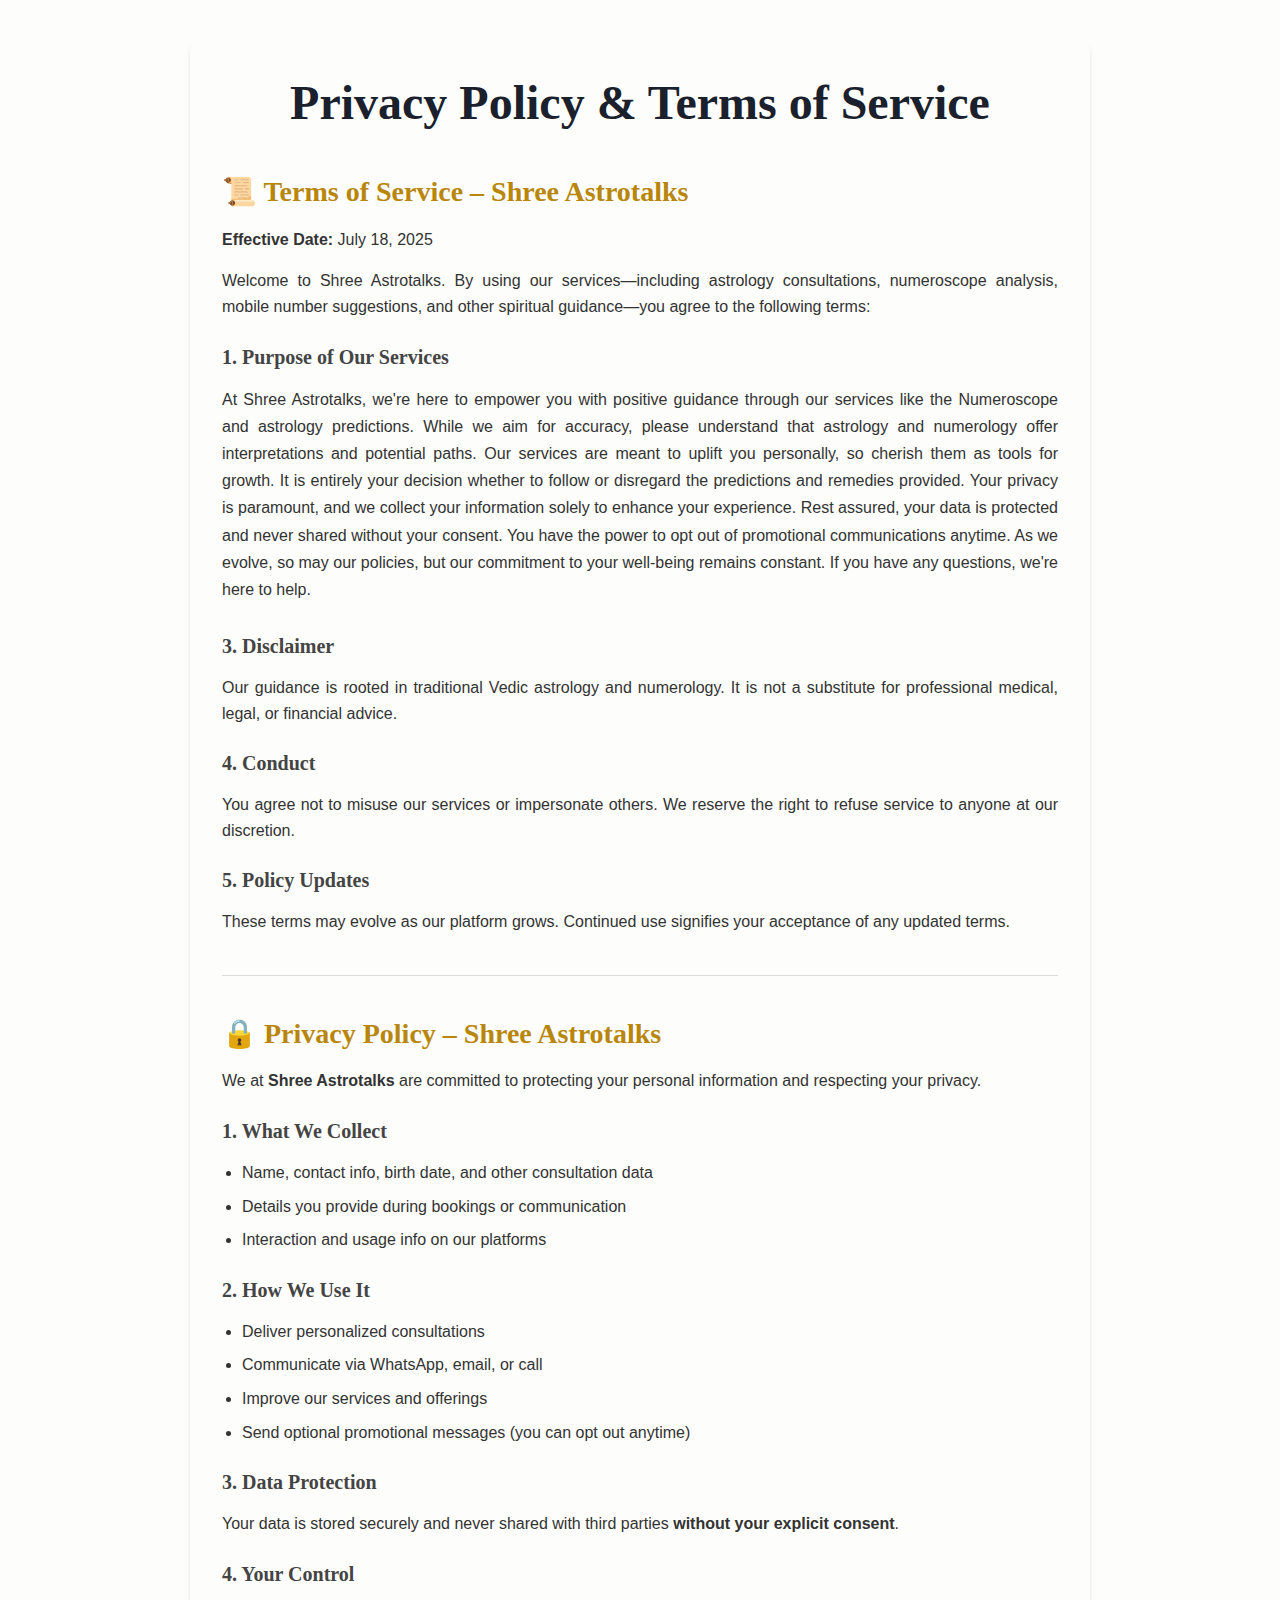
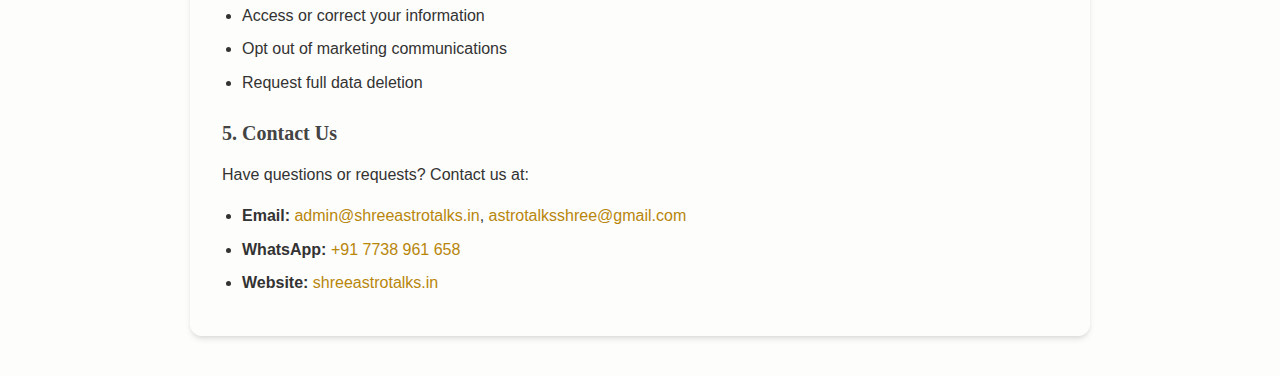
<file: privacy.html>
<!DOCTYPE html>
<html lang="en">
<head>
  <meta charset="UTF-8" />
  <meta name="viewport" content="width=device-width, initial-scale=1.0"/>
  <title>Privacy Policy & Terms – Shree Astrotalks</title>
   <link rel="stylesheet" href="styles.css">
  <style>
    body {
      font-family: Arial, sans-serif;
      background: #fdfdfb;
      color: #333;
      line-height: 1.6;
      padding: 40px 20px;
    }
    .container {
      max-width: 900px;
      margin: auto;
    }
    p{
      text-align: justify;
    }
    h2 {
      font-size: 28px;
      color: #b8860b;
      margin-top: 40px;
    }
    h3 {
      margin-top: 24px;
      font-size: 20px;
      color: #444;
    }
    ul {
      padding-left: 20px;
    }
    li {
      margin-bottom: 8px;
    }
    a {
      color: #b8860b;
      text-decoration: none;
    }
    a:hover {
      text-decoration: underline;
    }
    blockquote {
      border-left: 4px solid #ccc;
      margin: 10px 0;
      padding-left: 15px;
      color: #666;
      font-style: italic;
    }
    hr {
      margin: 40px 0;
      border: none;
      border-top: 1px solid #ddd;

    }
  </style>
</head>
<body>
  <div class="container">
    <h1 style="text-align: center;">Privacy Policy & Terms of Service</h1>

    <!-- Terms of Service -->
    <h2>📜 Terms of Service – Shree Astrotalks</h2>
    <p><strong>Effective Date:</strong> July 18, 2025</p>

    <p>Welcome to Shree Astrotalks. By using our services—including astrology consultations, numeroscope analysis, mobile number suggestions, and other spiritual guidance—you agree to the following terms:</p>

    <h3>1. Purpose of Our Services</h3>
    <p class="about-description">At Shree Astrotalks, we're here to empower you with positive guidance through our services like the Numeroscope and astrology predictions. While we aim for accuracy, please understand that astrology and numerology offer interpretations and potential paths. Our services are meant to uplift you personally, so cherish them as tools for growth. It is entirely your decision whether to follow or disregard the predictions and remedies provided. Your privacy is paramount, and we collect your information solely to enhance your experience. Rest assured, your data is protected and never shared without your consent. You have the power to opt out of promotional communications anytime. As we evolve, so may our policies, but our commitment to your well-being remains constant. If you have any questions, we're here to help. </p>

    <h3>3. Disclaimer</h3>
    <p>Our guidance is rooted in traditional Vedic astrology and numerology. It is not a substitute for professional medical, legal, or financial advice.</p>

    <h3>4. Conduct</h3>
    <p>You agree not to misuse our services or impersonate others. We reserve the right to refuse service to anyone at our discretion.</p>

    <h3>5. Policy Updates</h3>
    <p>These terms may evolve as our platform grows. Continued use signifies your acceptance of any updated terms.</p>

    <hr />

    <!-- Privacy Policy -->
    <h2>🔒 Privacy Policy – Shree Astrotalks</h2>
    <p>We at <strong>Shree Astrotalks</strong> are committed to protecting your personal information and respecting your privacy.</p>

    <h3>1. What We Collect</h3>
    <ul>
      <li>Name, contact info, birth date, and other consultation data</li>
      <li>Details you provide during bookings or communication</li>
      <li>Interaction and usage info on our platforms</li>
    </ul>

    <h3>2. How We Use It</h3>
    <ul>
      <li>Deliver personalized consultations</li>
      <li>Communicate via WhatsApp, email, or call</li>
      <li>Improve our services and offerings</li>
      <li>Send optional promotional messages (you can opt out anytime)</li>
    </ul>

    <h3>3. Data Protection</h3>
    <p>Your data is stored securely and never shared with third parties <strong>without your explicit consent</strong>.</p>

    <h3>4. Your Control</h3>
    <ul>
      <li>Access or correct your information</li>
      <li>Opt out of marketing communications</li>
      <li>Request full data deletion</li>
    </ul>

    <h3>5. Contact Us</h3>
    <p>Have questions or requests? Contact us at:</p>
    <ul>
      <li><strong>Email:</strong> <a href="mailto:admin@shreeastrotalks.in">admin@shreeastrotalks.in</a>, <a href="mailto:astrotalksshree@gmail.com">astrotalksshree@gmail.com</a></li>
      <li><strong>WhatsApp:</strong> <a href="https://wa.me/917738961658" target="_blank">+91 7738 961 658</a></li>
      <li><strong>Website:</strong> <a href="https://shreeastrotalks.in" target="_blank">shreeastrotalks.in</a></li>
    </ul>
  </div>
</body>
</html>
</file>
<file: styles.css>
/* ==========================================
   CSS RESET AND BASE STYLES
   ========================================== */

* {
    margin: 0;
    padding: 0;
    box-sizing: border-box;
}

:root {
    /* Professional Color Palette - Color Theory Based */
    --primary-burgundy: #8B0000;
    --primary-gold: #B8860B;
    --primary-navy: #191970;
    
    /* Color Variations */
    --burgundy-light: #A0522D;
    --burgundy-dark: #654321;
    --gold-light: #DAA520;
    --gold-dark: #996515;
    --navy-light: #4682B4;
    --navy-dark: #0D1B2A;
    
    /* Accent Colors */
    --accent-cream: #F5F5DC;
    --accent-bronze: #CD7F32;
    --accent-silver: #C0C0C0;
    
    /* Legacy Color Mappings for Compatibility */
    --primary-indigo: var(--primary-navy);
    --primary-red: var(--primary-burgundy);
    --indigo-light: var(--navy-light);
    --indigo-dark: var(--navy-dark);
    --red-light: var(--burgundy-light);
    --red-dark: var(--burgundy-dark);
    
    /* Neutral Colors */
    --white: #ffffff;
    --gray-50: #f7fafc;
    --gray-100: #edf2f7;
    --gray-200: #e2e8f0;
    --gray-300: #cbd5e0;
    --gray-400: #a0aec0;
    --gray-500: #718096;
    --gray-600: #4a5568;
    --gray-700: #2d3748;
    --gray-800: #1a202c;
    --gray-900: #171923;
    
    /* Typography - Professional Fonts */
    --font-primary: 'Inter', 'Poppins', sans-serif;
    --font-heading: 'Playfair Display', 'Georgia', serif;
    --font-accent: 'Cormorant Garamond', 'Times New Roman', serif;
    
    /* Spacing */
    --spacing-xs: 0.25rem;
    --spacing-sm: 0.5rem;
    --spacing-md: 1rem;
    --spacing-lg: 1.5rem;
    --spacing-xl: 2rem;
    --spacing-2xl: 3rem;
    --spacing-3xl: 4rem;
    
    /* Shadows */
    --shadow-sm: 0 1px 2px 0 rgba(0, 0, 0, 0.05);
    --shadow-md: 0 4px 6px -1px rgba(0, 0, 0, 0.1), 0 2px 4px -1px rgba(0, 0, 0, 0.06);
    --shadow-lg: 0 10px 15px -3px rgba(0, 0, 0, 0.1), 0 4px 6px -2px rgba(0, 0, 0, 0.05);
    --shadow-xl: 0 20px 25px -5px rgba(0, 0, 0, 0.1), 0 10px 10px -5px rgba(0, 0, 0, 0.04);
    --shadow-2xl: 0 25px 50px -12px rgba(0, 0, 0, 0.25);
    
    /* Border Radius */
    --radius-sm: 0.375rem;
    --radius-md: 0.5rem;
    --radius-lg: 0.75rem;
    --radius-xl: 1rem;
    --radius-2xl: 1.5rem;
    --radius-full: 9999px;
    
    /* Transitions */
    --transition-fast: 0.15s ease-in-out;
    --transition-normal: 0.3s ease-in-out;
    --transition-slow: 0.5s ease-in-out;
}

/* Base Styles */
html {
    scroll-behavior: smooth;
}

body {
    font-family: var(--font-primary);
    line-height: 1.6;
    color: var(--gray-700);
    background-color: var(--white);
    overflow-x: hidden;
    text-align: left; /* Ensures default text alignment is left */
}

/* Update .container style in styles.css */
.container {
    max-width: 1200px;
    margin: 40px auto; /* Increased top/bottom margin for more space */
    padding: var(--spacing-xl); /* Use CSS variable for consistent padding */
    box-shadow: var(--shadow-md); /* Use CSS variable for shadow */
    border-radius: var(--radius-lg); /* Use CSS variable for border-radius */
}

/* ==========================================
   TYPOGRAPHY
   ========================================== */

h1, h2, h3, h4, h5, h6 {
    font-family: var(--font-heading);
    font-weight: 600;
    line-height: 1.3;
    color: var(--gray-800);
}

h1 {
    font-size: 3rem;
    margin-bottom: var(--spacing-lg);
}

h2 {
    font-size: 2.5rem;
    margin-bottom: var(--spacing-md);
}

h3 {
    font-size: 1.875rem;
    margin-bottom: var(--spacing-md);
}

h4 {
    font-size: 1.5rem;
    margin-bottom: var(--spacing-sm);
}

p {
    margin-bottom: var(--spacing-md);
}

.gallery-grid {
    display: grid;
    grid-template-columns: repeat(3, 1fr);
    gap: 16px;
    padding: 20px;
  }

  .gallery-grid img {
    width: 100%;
    border-radius: 8px;
    cursor: pointer;
    transition: transform 0.2s ease;
  }

 .nav-menu,.nav-item,.nav-link{
       padding: 20px;

    }

  .gallery-grid img:hover {
    transform: scale(1.03);
  }
.about-description{
    text-align: justify;
}
  /* Modal overlay */
  .modal {
    display: none;
    position: fixed;
    top: 0; left: 0;
    width: 100vw;
    height: 100vh;
    background: rgba(0, 0, 0, 0.85);
    justify-content: center;
    align-items: center;
    z-index: 9999;
  }

  .modal.show {
    display: flex;
  }

  .modal-box {
    position: relative;
    max-width: 90vw;
    max-height: 90vh;
    overflow: hidden;
    border-radius: 10px;
  }

  .modal-image {
    width: 100%;
    height: auto;
    max-height: 90vh;
    object-fit: contain;
    border-radius: 8px;
  }

  .close {
    position: absolute;
  top: 10px;
  right: 15px;
  font-size: 30px;
  color: black; /* black color */
  cursor: pointer;
  z-index: 10000;
  background: white;
  padding: 4px 10px;
  border-radius: 50%;
  line-height: 1;
  }

  @media (max-width: 768px) {
    .gallery-grid {
      grid-template-columns: repeat(2, 1fr);
    }
  }

  @media (max-width: 480px) {
    .gallery-grid {
      grid-template-columns: 1fr;
    }
  }



.service-image {
  width: 100%;
  height: 220px;
  border-radius: 10px;
}
.service-card {
  background: #fff;
  border-radius: 16px;
  padding: 20px;
  box-shadow: 0 0 10px rgba(0,0,0,0.05);
  display: flex;
  flex-direction: column;
  justify-content: space-between;
  height: 100%;
}
.service-features {
  margin: 12px 0;
}
.feature {
  background: #f1f1f1;
  color: #333;
  font-size: 14px;
  padding: 5px 10px;
  border-radius: 20px;
  margin: 3px;
  display: inline-block;
}

.feedback-carousel {
    padding: 60px 0;
    background-color: #f9f9f9;
    text-align: center;
}
.review-carousel {
    display: flex;
    overflow-x: auto;
    scroll-snap-type: x mandatory;
    gap: 20px;
    padding: 20px 0;
}
.review-item {
    flex: 0 0 80%;
    max-width: 500px;
    margin: auto;
    background: white;
    border-radius: 15px;
    padding: 30px;
    box-shadow: 0 4px 20px rgba(0,0,0,0.1);
    scroll-snap-align: start;
}
.review-text {
    font-size: 1.1rem;
    margin-bottom: 15px;
    font-style: italic;
}
.review-author {
    color: #555;
}
.review-carousel {
    display: flex;
    overflow-x: auto;
    scroll-snap-type: x mandatory;
    gap: 20px;
    padding: 20px 0;

    /* Hide scrollbar (cross-browser) */
    scrollbar-width: none; /* Firefox */
    -ms-overflow-style: none;  /* IE 10+ */
}

.review-carousel::-webkit-scrollbar {
    display: none; /* Chrome, Safari and Opera */
}

.footer-section {
    text-align: center;
    margin: 0 auto;
}

.contact-info-footer {
    display: flex;
    flex-wrap: wrap;
    justify-content: center; /* Center the items horizontally */
    gap: 20px; /* Optional spacing between items */
    margin-top: 20px;
}

.contact-item-footer {
    display: flex;
    align-items: center;
    gap: 10px;
    max-width: 300px;
    text-align: left;
}
.contact-item-footer i {
    font-size: 20px;
    color: #555;
}

.contact-details-footer {
    display: flex;
    flex-direction: column;
}

.contact-details-footer a {
    text-decoration: none;
    color: #333;
}

.contact-label {
    font-weight: bold;
    font-size: 14px;
    color: #888;
}




















/* ==========================================
   BUTTONS
   ========================================== */

.btn {
    display: inline-flex;
    align-items: center;
    gap: var(--spacing-sm);
    padding: var(--spacing-md) var(--spacing-xl);
    border: none;
    border-radius: var(--radius-full);
    font-family: var(--font-primary);
    font-size: 1rem;
    font-weight: 500;
    text-decoration: none;
    cursor: pointer;
    transition: all var(--transition-normal);
    box-shadow: var(--shadow-md);
    position: relative;
    overflow: hidden;
}

.btn::before {
    content: '';
    position: absolute;
    top: 0;
    left: -100%;
    width: 100%;
    height: 100%;
    background: linear-gradient(90deg, transparent, rgba(255, 255, 255, 0.2), transparent);
    transition: left var(--transition-slow);
}

.btn:hover::before {
    left: 100%;
}

.btn-primary {
    background: linear-gradient(135deg, var(--primary-indigo), var(--indigo-light));
    color: var(--white);
}

.btn-primary:hover {
    background: linear-gradient(135deg, var(--indigo-dark), var(--primary-indigo));
    transform: translateY(-2px);
    box-shadow: var(--shadow-lg);
}

.btn-secondary {
    background: linear-gradient(135deg, var(--primary-gold), var(--gold-light));
    color: var(--white);
}

.btn-secondary:hover {
    background: linear-gradient(135deg, var(--gold-dark), var(--primary-gold));
    transform: translateY(-2px);
    box-shadow: var(--shadow-lg);
}

.btn-offer {
    background: linear-gradient(135deg, var(--primary-red), var(--red-light));
    color: var(--white);
    width: 100%;
    justify-content: center;
}

.btn-offer:hover {
    background: linear-gradient(135deg, var(--red-dark), var(--primary-red));
    transform: translateY(-2px);
    box-shadow: var(--shadow-lg);
}

/* ==========================================
   HEADER AND NAVIGATION
   ========================================== */

.header {
    position: fixed;
    top: 0;
    left: 0;
    width: 100%;
    background: rgba(255, 255, 255, 0.95);
    backdrop-filter: blur(10px);
    border-bottom: 1px solid var(--gray-200);
    z-index: 1000;
    transition: all var(--transition-normal);
}

.header.scrolled {
    background: rgba(255, 255, 255, 0.98);
    box-shadow: var(--shadow-md);
}

.navbar {
    padding: var(--spacing-md) 0;
}

.nav-container {
    max-width: 1200px;
    margin: 0 auto;
    padding: 0 var(--spacing-md);
    display: flex;
    justify-content: space-between;
    align-items: center;
    line-height: -0;
}

.nav-logo {
    display: flex;
    align-items: center;
    gap: var(--spacing-sm);
    font-family: var(--font-heading);
    font-size: 1.5rem;
    font-weight: 600;
    color: var(--primary-indigo);
}

.nav-logo i {
    font-size: 1.75rem;
    color: var(--primary-gold);
}

.nav-menu {
    display: flex;
    list-style: none;
    gap: var(--spacing-xl);
}

.nav-link {
    text-decoration: none;
    color: var(--gray-700);
    font-weight: 500;
    transition: color var(--transition-normal);
    position: relative;
}

.nav-link::after {
    content: '';
    position: absolute;
    bottom: -5px;
    left: 0;
    width: 0;
    height: 2px;
    background: var(--primary-gold);
    transition: width var(--transition-normal);
}

.nav-link:hover {
    color: var(--primary-indigo);
}

.nav-link:hover::after {
    width: 100%;
}

.nav-toggle {
    display: none;
    flex-direction: column;
    cursor: pointer;
}

.bar {
    width: 25px;
    height: 3px;
    background: var(--gray-700);
    margin: 3px 0;
    transition: var(--transition-normal);
    border-radius: var(--radius-sm);
}

/* ==========================================
   ABOUT SECTION
   ========================================== */
/* =================== FIXED HERO & ABOUT SECTION =================== */


.about {
  margin-top: 300px; /* space between hero and about */
  background-color: #fff;
  position: relative;
  z-index: 1;
  padding: 80px 0;
  overflow: hidden;
}

.about-container {
  padding: 60px 0;
}

.about-grid {
  display: grid;
  grid-template-columns: 1fr 1fr;
  gap: 40px;
  align-items: center;
}

.about-image {
  text-align: center;
}

.about-photo {
  width: 100%;
  max-width: 450px;
  border-radius: 16px;
  box-shadow: 0 10px 20px rgba(0, 0, 0, 0.08);
}

.about-text {
  font-size: 1.05rem;
  color: #444;
}

.about-description {
  margin-bottom: 30px;
  line-height: 1.7;
}

.about-features {
  display: flex;
  flex-direction: column;
  gap: 15px;
}

.feature-item {
  display: flex;
  align-items: center;
  gap: 12px;
  background-color: #f9f9f9;
  padding: 12px 16px;
  border-left: 4px solid #c9a227; /* gold accent */
  border-radius: 10px;
  font-weight: 500;
  color: #333;
}

.feature-item i {
  color: #c9a227;
  font-size: 1.25rem;
}

/* Responsive adjustments */
@media (max-width: 768px) {
  .about-grid {
    grid-template-columns: 1fr;
    text-align: center;
  }

  .about-text {
    text-align: left;
  }
}



.logo-icon {
    margin-right: var(--spacing-sm);
}

@media screen and (max-width: 400px) {
  .logo-text {
    font-size: 0.9rem;
    max-width: 140px;  /* adjust width */
    overflow: hidden;
    text-overflow: ellipsis;
    white-space: nowrap;
  }
}


.logo-img {
    width: 80px;
    height: 80px;
    object-fit: contain;
    background: transparent;
    border-radius: var(--radius-sm);
}

/* Language Toggle */
.language-toggle {
    margin-right: var(--spacing-lg);
}

.lang-btn {
    display: flex;
    align-items: center;
    gap: var(--spacing-xs);
    padding: var(--spacing-sm) var(--spacing-md);
    background: linear-gradient(135deg, var(--primary-gold), var(--gold-light));
    color: var(--white);
    border: none;
    border-radius: var(--radius-full);
    font-size: 0.875rem;
    font-weight: 500;
    cursor: pointer;
    transition: all var(--transition-normal);
    box-shadow: var(--shadow-sm);
}

.lang-btn:hover {
    background: linear-gradient(135deg, var(--gold-dark), var(--primary-gold));
    transform: translateY(-1px);
    box-shadow: var(--shadow-md);
}

.lang-btn i {
    font-size: 1rem;
}

/* ==========================================
   HERO SECTION
   ========================================== */

/* .hero {
    padding: 120px 0 80px;
    /* background: linear-gradient(180deg, rgba(26, 26, 141, 0.9) 0%, rgba(130, 4, 4, 0.85) 50%, rgba(177, 129, 7, 0.8) 100%), 
                linear-gradient(45deg, rgba(177, 177, 11, 0.1) 0%, rgba(192, 192, 192, 0.1) 100%); */


.hero {
  background-image: url('/attached_assets/image05.jpeg');
  background-size: cover;
  background-repeat: no-repeat;
  background-position: center;
  padding: 0 20px;
  min-height: 100vh;
  position: relative;

  display: flex;
  justify-content: center;
  align-items: center;
  text-align: center;
}

/* Black overlay */
.hero::before {
  content: '';
  position: absolute;
  top: 0; 
  left: 0;
  width: 100%;
  height: 100%;
  background-color: rgba(0, 0, 0, 0.55); /* Dark overlay */
  z-index: 0;
}

/* Twinkle layer (optional, keep if you want stars) */
.hero::after {
  content: '';
  position: absolute;
  bottom: 0;
  left: 0;
  width: 100%;
  height: 150px;
  background: linear-gradient(to top, rgba(245,245,220,0.05), transparent);
  pointer-events: none;
  z-index: 0;
}

@keyframes twinkle {
  0%, 100% { opacity: 0.3; }
  50% { opacity: 1; }
}

/* Content wrapper */
.hero-container {
  max-width: 1200px;
  width: 100%;
  padding: 20px;
  position: relative;
  z-index: 1;
}




  .feedback-carousel {
    padding: 50px 0;
  }

  .swiper-slide img {
    width: 100%;
    height: auto;
    border-radius: 12px;
    box-shadow: 0 4px 15px rgba(0, 0, 0, 0.1);
  }

  .section-header {
    text-align: center;
    margin-bottom: 30px;
  }
 
  .section-title {
    font-size: 28px;
    font-weight: bold;
    text-align: center;
  }

  .section-subtitle {
    font-size: 16px;
    color: #666;
  }

/* Content styling */
.hero-content {
  animation: fadeInUp 1s ease-out;
}

.hero-title {
  font-size: 3.5rem;
  font-weight: 700;
  margin-bottom: var(--spacing-lg);
  color: var(--white);
  text-shadow: 2px 2px 4px rgba(0, 0, 0, 0.3);
  line-height: 1.2;
}

.highlight {
  background: linear-gradient(135deg, var(--accent-cream), var(--gold-light));
  -webkit-background-clip: text;
  -webkit-text-fill-color: transparent;
  background-clip: text;
  text-shadow: none;
}

.hero-subtitle {
  font-size: 1.25rem;
  margin-bottom: var(--spacing-2xl);
  opacity: 0.95;
  color: var(--accent-cream);
  text-shadow: 1px 1px 2px rgba(0, 0, 0, 0.2);
  line-height: 1.6;
  max-width: 600px;
  margin: 0 auto;
}

.hero-buttons {
  display: flex;
  justify-content: center;
  gap: var(--spacing-lg);
  margin-top: var(--spacing-xl);
  flex-wrap: wrap;
}

.hero-buttons .btn {
  padding: var(--spacing-md) var(--spacing-xl);
  font-size: 1.1rem;
  font-weight: 600;
  border-radius: var(--radius-lg);
  text-transform: none;
  letter-spacing: 0.025em;
  transition: all var(--transition-normal);
  box-shadow: 0 4px 15px rgba(0, 0, 0, 0.2);
}

.hero-buttons .btn-primary {
  background: linear-gradient(135deg, var(--primary-gold), var(--gold-light));
  color: var(--navy-dark);
  border: 2px solid var(--gold-light);
}

.hero-buttons .btn-primary:hover {
  background: linear-gradient(135deg, var(--gold-light), var(--primary-gold));
  transform: translateY(-2px);
  box-shadow: 0 6px 20px rgba(184, 134, 11, 0.4);
}

.hero-buttons .btn-secondary {
  background: transparent;
  color: var(--accent-cream);
  border: 2px solid var(--accent-cream);
}

.hero-buttons .btn-secondary:hover {
  background: var(--accent-cream);
  color: var(--navy-dark);
  transform: translateY(-2px);
  box-shadow: 0 6px 20px rgba(245, 245, 220, 0.3);
}


.hero-buttons .btn-secondary {
    background: transparent;
    color: var(--accent-cream);
    border: 2px solid var(--accent-cream);
}

.hero-buttons .btn-secondary:hover {
    background: var(--accent-cream);
    color: var(--navy-dark);
    transform: translateY(-2px);
    box-shadow: 0 6px 20px rgba(245, 245, 220, 0.3);
}

.hero-image {
    display: flex;
    justify-content: center;
    align-items: center;
    animation: float 3s ease-in-out infinite;
}

.hero-icon {
    width: 200px;
    height: 200px;
    border-radius: 50%;
    background: linear-gradient(135deg, var(--primary-gold), var(--gold-light));
    display: flex;
    align-items: center;
    justify-content: center;
    box-shadow: var(--shadow-2xl);
}

.hero-icon i {
    font-size: 4rem;
    color: var(--white);
}

@keyframes fadeInUp {
    from {
        opacity: 0;
        transform: translateY(30px);
    }
    to {
        opacity: 1;
        transform: translateY(0);
    }
}

@keyframes float {
    0%, 100% { transform: translateY(0px); }
    50% { transform: translateY(-20px); }
}

/* ==========================================
   SECTION HEADERS
   ========================================== */

.section-header {
    text-align: center;
    margin-bottom: var(--spacing-3xl);
}

.section-title {
    font-size: 2.5rem;
    margin-top: 20px;
    color: var(--gray-800);
    margin-bottom: var(--spacing-md);
    position: relative;
}

.section-title::after {
    content: '';
    position: absolute;
    bottom: -10px;
    left: 50%;
    transform: translateX(-50%);
    width: 60px;
    height: 3px;
    background: linear-gradient(135deg, var(--primary-gold), var(--gold-light));
    border-radius: var(--radius-full);
}

.section-subtitle {
    font-size: 1.125rem;
    color: var(--gray-600);
    max-width: 600px;
    margin: 0 auto;
}

/* ==========================================
   SERVICES SECTION
   ========================================== */

/* SERVICES SECTION */
.services {
  padding: 60px 0;
  background: #f8f8f8;
}

.section-header {
  text-align: center;
  margin-bottom: 40px;
}

.section-title {
  font-size: 2.4rem;
  color: #222;
  font-weight: 600;
}

.section-subtitle {
  font-size: 1rem;
  color: #666;
  max-width: 640px;
  margin: 0 auto;
}

.services-grid {
  display: grid;
  grid-template-columns: repeat(auto-fit, minmax(280px, 1fr));
  gap: 25px;
  padding-top: 30px;
}

/* SERVICE CARD */
.service-card {
  background: #fff;
  border-radius: 16px;
  padding: 20px;
  box-shadow: 0 0 10px rgba(0,0,0,0.05);
  display: flex;
  flex-direction: column;
  justify-content: space-between;
  height: 100%;
}

.service-card:hover {
  transform: translateY(-6px);
  box-shadow: 0 15px 30px rgba(0,0,0,0.08);
}

.service-image {
  width: 100%;
  height: 220px;
  object-fit: cover;
  border-radius: 10px;
  margin-bottom: 15px;
}

.service-title {
  font-size: 1.2rem;
  font-weight: 600;
  margin-bottom: 10px;
  color: #111;
}

.service-description {
  font-size: 0.95rem;
  color: #444;
  margin-bottom: 15px;
}

/* FEATURE TAGS */
.service-features {
  display: flex;
  flex-wrap: wrap;
  gap: 8px;
  margin-bottom: 15px;
}

.feature {
  font-size: 0.75rem;
  background: #e0f0ff;
  color: #0070cc;
  padding: 5px 10px;
  border-radius: 20px;
}

/* BUTTON */
.btn {
  padding: 10px 16px;
  border: none;
  border-radius: 6px;
  font-weight: 600;
  font-size: 0.95rem;
  cursor: pointer;
  display: inline-flex;
  align-items: center;
  gap: 8px;
  transition: background 0.3s ease;
}

.btn-primary {
  background-color: #0056d2;
  color: white;
}

.btn-primary:hover {
  background-color: #003fa1;
}

/* Core Services Section - Specific Styles */
.core-services {
    padding: var(--spacing-3xl) var(--spacing-md); /* Consistent padding */
    background: var(--gray-100);
    font-family: var(--font-primary);
}

.core-services .container {
    max-width: 1200px;
    margin: auto;
    padding: 0; /* Container within core-services should not have extra padding here, as the section itself has it */
    box-shadow: none; /* No shadow for inner container */
    border-radius: 0; /* No border-radius for inner container */
    background: transparent; /* No background for inner container */
}

.core-services h2 {
    margin-bottom: var(--spacing-xl); /* More space below section title */
}

.core-services p {
    margin-bottom: var(--spacing-xl); /* More space below section subtitle */
}

.core-services .cards {
    display: grid;
    grid-template-columns: repeat(auto-fit, minmax(300px, 1fr)); /* Adjusted minmax for better mobile fit */
    gap: var(--spacing-xl); /* Consistent gap between cards */
}

.core-services .card {
    background: var(--white);
    border-radius: var(--radius-lg); /* Consistent border-radius */
    box-shadow: var(--shadow-md); /* Consistent shadow */
    overflow: hidden;
    display: flex;
    flex-direction: column;
    padding: var(--spacing-lg); /* Consistent padding inside cards */
}

.core-services .card img {
    width: 100%;
    height: auto;
    object-fit: cover;
}

.core-services .card > div { /* Targeting the content div inside the card */
    padding: var(--spacing-md) 0; /* Adjust padding for content inside card, remove horizontal padding as card has it */
    flex: 1;
}

.core-services .card h3 {
    color: var(--primary-burgundy);
    margin-top: 0;
    margin-bottom: var(--spacing-md); /* Consistent margin below card headings */
    text-align: center; /* Center align headings within core service cards */
    font-size: 1.5rem; /* Smaller font size for card titles */
}

.core-services .card p {
    text-align: left; /* Ensure text within core service cards is left-aligned */
    margin-bottom: var(--spacing-md); /* Consistent margin below paragraphs in cards */
}

.core-services .card a { /* Styling for "Contact Now" buttons */
    display: block;
    text-align: center;
    background: var(--primary-gold);
    color: var(--white);
    padding: var(--spacing-md) var(--spacing-xl); /* Consistent button padding */
    text-decoration: none;
    font-weight: bold;
    font-size: 1rem; /* Consistent font size */
    transition: background 0.3s ease;
    border-radius: var(--radius-full); /* Consistent rounded corners */
    box-shadow: var(--shadow-md); /* Consistent shadow */
    margin-top: var(--spacing-lg); /* Add margin top to separate from content */
}

.core-services .card a:hover {
    background: var(--gold-dark);
}



/* ==========================================
   CONTACT SECTION
   ========================================== */

.contact {
    padding: var(--spacing-3xl) 0;
    background: var(--gray-50);
}

.contact-content {
    display: grid;
    grid-template-columns: 1fr 1fr;
    gap: var(--spacing-3xl);
    margin-top: var(--spacing-2xl);
}

.contact-info {
    display: flex;
    flex-direction: column;
    gap: var(--spacing-xl);
}

.contact-item {
    display: flex;
    gap: var(--spacing-lg);
    align-items: flex-start;
}

.contact-icon {
    width: 60px;
    height: 60px;
    border-radius: 50%;
    background: linear-gradient(135deg, var(--primary-indigo), var(--indigo-light));
    display: flex;
    align-items: center;
    justify-content: center;
    flex-shrink: 0;
}

.contact-icon i {
    font-size: 1.5rem;
    color: var(--white);
}

.contact-details h3 {
    margin-bottom: var(--spacing-sm);
    color: var(--gray-800);
}

.contact-details p {
    color: var(--gray-600);
    margin-bottom: var(--spacing-md);
}

.contact-link {
    display: inline-flex;
    align-items: center;
    gap: var(--spacing-sm);
    color: var(--primary-indigo);
    text-decoration: none;
    font-weight: 500;
    transition: color var(--transition-normal);
}

.contact-link:hover {
    color: var(--indigo-dark);
}

.timing-note {
    font-size: 0.875rem;
    color: var(--gray-500);
    font-style: italic;
}

/* Contact Form */
.contact-form {
    background: var(--white);
    padding: var(--spacing-2xl);
    border-radius: var(--radius-xl);
    box-shadow: var(--shadow-md);
}

.contact-form h3 {
    margin-bottom: var(--spacing-lg);
    color: var(--gray-800);
    text-align: center;
}

.form-group {
    margin-bottom: var(--spacing-lg);
}

.form-group label {
    display: block;
    margin-bottom: var(--spacing-sm);
    color: var(--gray-700);
    font-weight: 500;
}

.form-group input,
.form-group select,
.form-group textarea {
    width: 100%;
    padding: var(--spacing-md);
    border: 2px solid var(--gray-200);
    border-radius: var(--radius-md);
    font-family: var(--font-primary);
    font-size: 1rem;
    transition: border-color var(--transition-normal);
}

.form-group input:focus,
.form-group select:focus,
.form-group textarea:focus {
    outline: none;
    border-color: var(--primary-indigo);
}

.form-group textarea {
    resize: vertical;
    min-height: 100px;
}

/* ==========================================
   FOOTER
   ========================================== */

.footer {
    background: linear-gradient(135deg, var(--navy-dark) 0%, var(--primary-navy) 50%, var(--burgundy-dark) 100%);
    color: var(--white);
    padding: var(--spacing-3xl) 0 var(--spacing-lg);
    position: relative;
    overflow: hidden;
}

.footer::before {
    content: '';
    position: absolute;
    top: 0;
    left: 0;
    width: 100%;
    height: 100%;
    background: url('data:image/svg+xml,<svg xmlns="http://www.w3.org/2000/svg" viewBox="0 0 100 100"><circle cx="50" cy="50" r="0.5" fill="rgba(245,245,220,0.1)"/><circle cx="20" cy="20" r="0.3" fill="rgba(184,134,11,0.15)"/><circle cx="80" cy="80" r="0.3" fill="rgba(192,192,192,0.1)"/></svg>');
    background-size: 80px 80px;
    animation: twinkle 30s linear infinite;
}

.footer-content {
    display: grid;
    grid-template-columns: repeat(auto-fit, minmax(250px, 1fr));
    gap: var(--spacing-2xl);
    margin-bottom: var(--spacing-2xl);
    position: relative;
    z-index: 1;
}

.footer-section h4 {
    color: var(--white);
    margin-bottom: var(--spacing-lg);
    font-size: 1.25rem;
}

.footer-logo {
    display: flex;
    align-items: center;
    gap: var(--spacing-sm);
    font-family: var(--font-heading);
    font-size: 1.4rem;
    font-weight: 600;
    color: var(--primary-gold);
    margin-bottom: var(--spacing-md);
    justify-content: center;
    text-align: center;
}

.footer-logo-img {
    width: 75px;
    height: 75px;
}

.footer-stats {
    display: flex;
    gap: var(--spacing-xl);
    margin-bottom: var(--spacing-lg);
}

.stat-item {
    display: flex;
    flex-direction: column;
    align-items: center;
    text-align: center;
}

.stat-number {
    font-size: 1.5rem;
    font-weight: 700;
    color: var(--primary-gold);
    font-family: var(--font-heading);
}

.stat-label {
    font-size: 0.875rem;
    color: var(--gray-300);
    margin-top: var(--spacing-xs);
}

.footer-description {
    color: var(--gray-300);
    line-height: 1.7;
    margin-bottom: var(--spacing-lg);
}

.social-links {
    display: flex;
    gap: var(--spacing-md);
    justify-content: center;
  align-items: center;
  text-align: center;
}

.social-link {
    width: 45px;
    height: 45px;
    border-radius: 50%;
    background: rgba(255, 255, 255, 0.1);
    display: flex;
    align-items: center;
    justify-content: center;
    color: var(--white);
    text-decoration: none;
    transition: all var(--transition-normal);
    border: 1px solid rgba(255, 255, 255, 0.2);
}

.social-link:hover {
    background: var(--primary-gold);
    transform: translateY(-2px);
    border-color: var(--primary-gold);
    box-shadow: 0 4px 15px rgba(184, 134, 11, 0.3);
}
.social-section {
  margin-top: 15px;
}

.social-section span {
  color:var(--gray-300);
  font-weight: 600;
  margin-right: 12px;
}

.social-links a {
  color:  #fff;
  margin-right: 14px;
  font-size: 25px;
  transition: color 0.3s;
  text-decoration: none;
}



.contact-info-footer {
    display: flex;
    flex-direction: column;
    gap: var(--spacing-md);
}

.contact-item-footer {
    display: flex;
    align-items: center;
    gap: var(--spacing-sm);
}

.contact-item-footer i {
    width: 20px;
    color: var(--primary-gold);
    font-size: 1.1rem;
}

.contact-details-footer {
    display: flex;
    flex-direction: column;
    gap: var(--spacing-xs);
}

.contact-label {
    font-size: 0.875rem;
    color: var(--gray-300);
    font-weight: 500;
}

.contact-details-footer a {
    color: var(--white);
    text-decoration: none;
    transition: color var(--transition-normal);
}

.contact-details-footer a:hover {
    color: var(--primary-gold);
}

.footer-links {
    list-style: none;
}

.footer-links li {
    margin-bottom: var(--spacing-sm);
}

.footer-links a {
    color: var(--gray-300);
    text-decoration: none;
    transition: color var(--transition-normal);
}

.footer-links a:hover {
    color: var(--primary-gold);
}

.footer-bottom {
    border-top: 1px solid rgba(255, 255, 255, 0.1);
    padding-top: var(--spacing-lg);
    position: relative;
    z-index: 1;
}

.footer-bottom-content {
    display: flex;
    justify-content: space-between;
    align-items: center;
    flex-wrap: wrap;
    gap: var(--spacing-md);
}

.footer-bottom p {
    color: var(--gray-300);
    font-size: 0.9rem;
    margin: 0;
}

.footer-badges {
    display: flex;
    gap: var(--spacing-sm);
    flex-wrap: wrap;
}

.badge {
    background: rgba(191, 137, 0, 0.2);
    color: var(--accent-cream);
    padding: var(--spacing-xs) var(--spacing-sm);
    border-radius: var(--radius-md);
    font-size: 0.8rem;
    font-weight: 500;
    border: 1px solid rgba(184, 134, 11, 0.3);
    white-space: nowrap;
}

@media (max-width: 768px) {
    .footer-bottom-content {
        flex-direction: column;
        text-align: center;
    }
    
    .footer-stats {
        justify-content: center;
    }
    
    .footer-badges {
        justify-content: center;
    }
}

.contact-info-footer p {
    display: flex;
    align-items: center;
    gap: var(--spacing-sm);
    margin-bottom: var(--spacing-sm);
    color: var(--gray-300);
}

/* Reverted footer-bottom styles to previous version */
.footer-bottom {
    border-top: 1px solid rgba(255, 255, 255, 0.1);
    padding-top: 15px; /* Reverted to fixed value */
    position: relative;
    z-index: 1;
    text-align: center; /* Ensure text is centered */
}

.footer-bottom-content {
    display: flex;
    justify-content: space-between;
    align-items: center;
    flex-wrap: wrap;
    gap: 15px; /* Reverted to fixed value */
}

.footer-bottom p {
    color: #aaa; /* Reverted to fixed color */
    font-size: 0.9rem;
    margin: 0;
}

.footer-badges {
    display: flex;
    gap: 10px; /* Reverted to fixed value */
    flex-wrap: wrap;
}

.badge {
    background: rgba(191, 137, 0, 0.2);
    color: var(--accent-cream);
    padding: 5px 10px; /* Reverted to fixed value */
    border-radius: 5px; /* Reverted to fixed value */
    font-size: 0.8rem;
    font-weight: 500;
    border: 1px solid rgba(184, 134, 11, 0.3);
    white-space: nowrap;
}

.footer-legal a {
    color: #aaa; /* Reverted to fixed color */
    text-decoration: none;
}

.footer-legal a:hover {
    text-decoration: underline;
}


/* ==========================================
   BACK TO TOP BUTTON
   ========================================== */

.back-to-top {
    position: fixed;
    bottom: 30px;
    right: 30px;
    width: 50px;
    height: 50px;
    background: linear-gradient(135deg, var(--primary-indigo), var(--indigo-light));
    color: var(--white);
    border: none;
    border-radius: 50%;
    cursor: pointer;
    display: flex;
    align-items: center;
    justify-content: center;
    font-size: 1.25rem;
    box-shadow: var(--shadow-lg);
    transition: all var(--transition-normal);
    opacity: 0;
    visibility: hidden;
    z-index: 1000;
}

.back-to-top.show {
    opacity: 1;
    visibility: visible;
}

.back-to-top:hover {
    background: linear-gradient(135deg, var(--indigo-dark), var(--primary-indigo));
    transform: translateY(-3px);
    box-shadow: var(--shadow-xl);
}

/* ==========================================
   RESPONSIVE DESIGN
   ========================================== */

/* Tablet Styles */
@media (max-width: 900px) {
    /* Typography */
    h1 {
        font-size: 2.5rem;
    }
    
    h2 {
        font-size: 2rem;
    }
    
    h3 {
        font-size: 1.5rem;
    }
    
    /* Navigation */
    .nav-menu {
        position: fixed;
        left: -100%;
        top: 70px;
        flex-direction: column;
        background-color: var(--white);
        width: 100%;
        text-align: center;
        transition: var(--transition-normal);
        box-shadow: var(--shadow-lg);
        padding: var(--spacing-lg) 0;
        gap: var(--spacing-md);
    }
    
    .nav-menu.active {
        left: 0;
    }
    
    .nav-toggle {
        display: flex;
    }
    
    .nav-toggle.active .bar:nth-child(2) {
        opacity: 0;
    }
    
    .nav-toggle.active .bar:nth-child(1) {
        transform: translateY(8px) rotate(45deg);
    }
    
    .nav-toggle.active .bar:nth-child(3) {
        transform: translateY(-8px) rotate(-45deg);
    }
  

    
    /* Hero Section */
    .hero-container {
        grid-template-columns: 1fr;
        gap: var(--spacing-xl);
        text-align: center;
    
    }
    
    .hero-title {
        font-size: 2.5rem;
    }
    
    .hero-buttons {
        flex-direction: column;
        align-items: center;
    }
    
    .hero-icon {
        width: 150px;
        height: 150px;
    }
    
    .hero-icon i {
        font-size: 3rem;
    }
    
    /* Services Grid */
    .services-grid {
        grid-template-columns: 1fr;
    }

    /* Core Services Section */
    .core-services .cards {
        grid-template-columns: repeat(auto-fit, minmax(280px, 1fr)); /* Adjust for tablet */
    }

    .core-services .card h3 {
        text-align: center; /* Center align headings within core service cards on tablet */
    }

    .core-services .card p {
        text-align: left; /* Ensure text within core service cards is left-aligned on tablet */
    }
    
    /* Offers Grid */
    .offers-grid {
        grid-template-columns: 1fr;
    }
    
    /* Language Toggle */
    .language-toggle {
        margin-right: var(--spacing-md);
    }
    
    .lang-btn {
        padding: var(--spacing-xs) var(--spacing-sm);
        font-size: 0.75rem;
    }
    
    /* About Section */
    .about-content {
        grid-template-columns: 1fr;
        gap: var(--spacing-xl);
        text-align: center;
    }
    
    /* Contact Content */
    .contact-content {
        grid-template-columns: 1fr;
        gap: var(--spacing-xl);
    }
    
    /* Footer */
    .footer-content {
        grid-template-columns: 1fr;
        text-align: center;
    }
}

/* Mobile Styles */
@media (max-width: 767px) { /* Changed from 480px to 767px to cover smaller tablets/larger phones */
    /* Container */
    .container {
        margin: 15px auto; /* Further adjust margin for mobile */
        padding: var(--spacing-md); /* Further adjust padding for mobile */
    }
    
    /* Typography */
    h1 {
        font-size: 2rem;
    }
    
    h2 {
        font-size: 1.75rem;
    }
    
    .section-title {
        font-size: 2rem;
    }
    
    /* Buttons */
    .btn {
        padding: var(--spacing-sm) var(--spacing-lg);
        font-size: 0.875rem;
    }
    
    /* Hero Section */
    .hero {
        padding: 100px 0 60px;
    }
    
    .hero-title {
        font-size: 2rem;
    }
    
    .hero-subtitle {
        font-size: 1rem;
    }
    
    .hero-buttons {
        gap: var(--spacing-md);
    }
    
    .hero-icon {
        width: 120px;
        height: 120px;
    }
    
    .hero-icon i {
        font-size: 2.5rem;
    }
    
    /* Services Cards */
    .service-card {
        padding: var(--spacing-lg);
    }
    
    .service-icon {
        width: 50px;
        height: 50px;
    }
    
    .service-icon i {
        font-size: 1.25rem;
    }
    
    /* Offers Cards */
    .offer-card {
        padding: var(--spacing-lg);
    }
    
    .offer-card.featured {
        transform: none;
    }
    
    .offer-card.featured:hover {
        transform: translateY(-5px);
    }
    
    .offer-icon {
        width: 60px;
        height: 60px;
    }
    
    .offer-icon i {
        font-size: 1.5rem;
    }
    
    .discounted-price {
        font-size: 1.75rem;
    }
    
    /* Contact Form */
    .contact-form {
        padding: var(--spacing-lg);
    }
    
    /* Back to Top */
    .back-to-top {
        bottom: 20px;
        right: 20px;
        width: 45px;
        height: 45px;
    }

    /* Core Services Section - Mobile Specific */
    .core-services .cards {
        grid-template-columns: 1fr; /* Stack cards on mobile */
    }

    .core-services .card h3 {
        text-align: left; /* Align headings left on mobile for consistency with list items */
    }

    .core-services .card p {
        text-align: left; /* Ensure text within core service cards is left-aligned on mobile */
    }
}

/* Animation for scroll reveal */
.reveal {
    opacity: 0;
    transform: translateY(30px);
    transition: all 0.6s ease-out;
}

.reveal.active {
    opacity: 1;
    transform: translateY(0);
}

/* Loading animation */
.loading {
    display: inline-block;
    width: 20px;
    height: 20px;
    border: 3px solid rgba(255, 255, 255, 0.3);
    border-radius: 50%;
    border-top-color: var(--white);
    animation: spin 1s ease-in-out infinite;
}

@keyframes spin {
    to { transform: rotate(360deg); }
}
</file>
